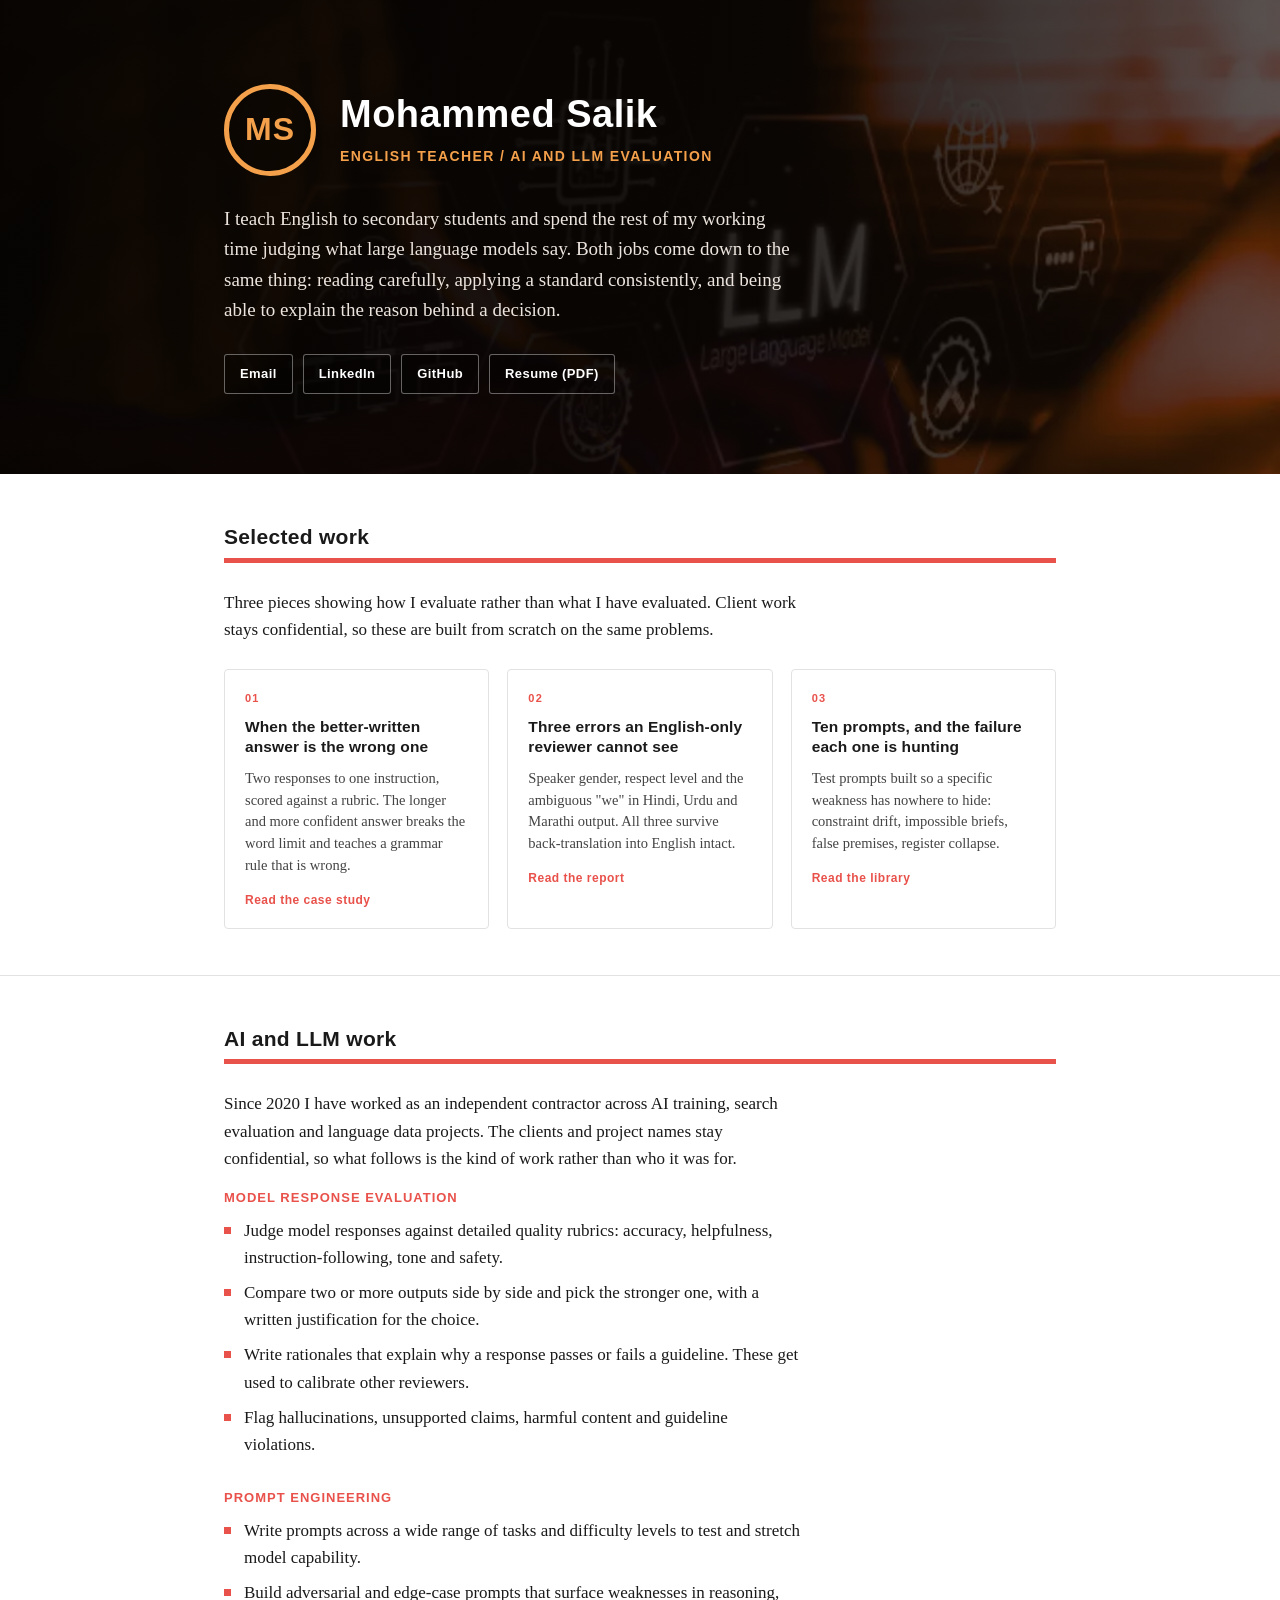
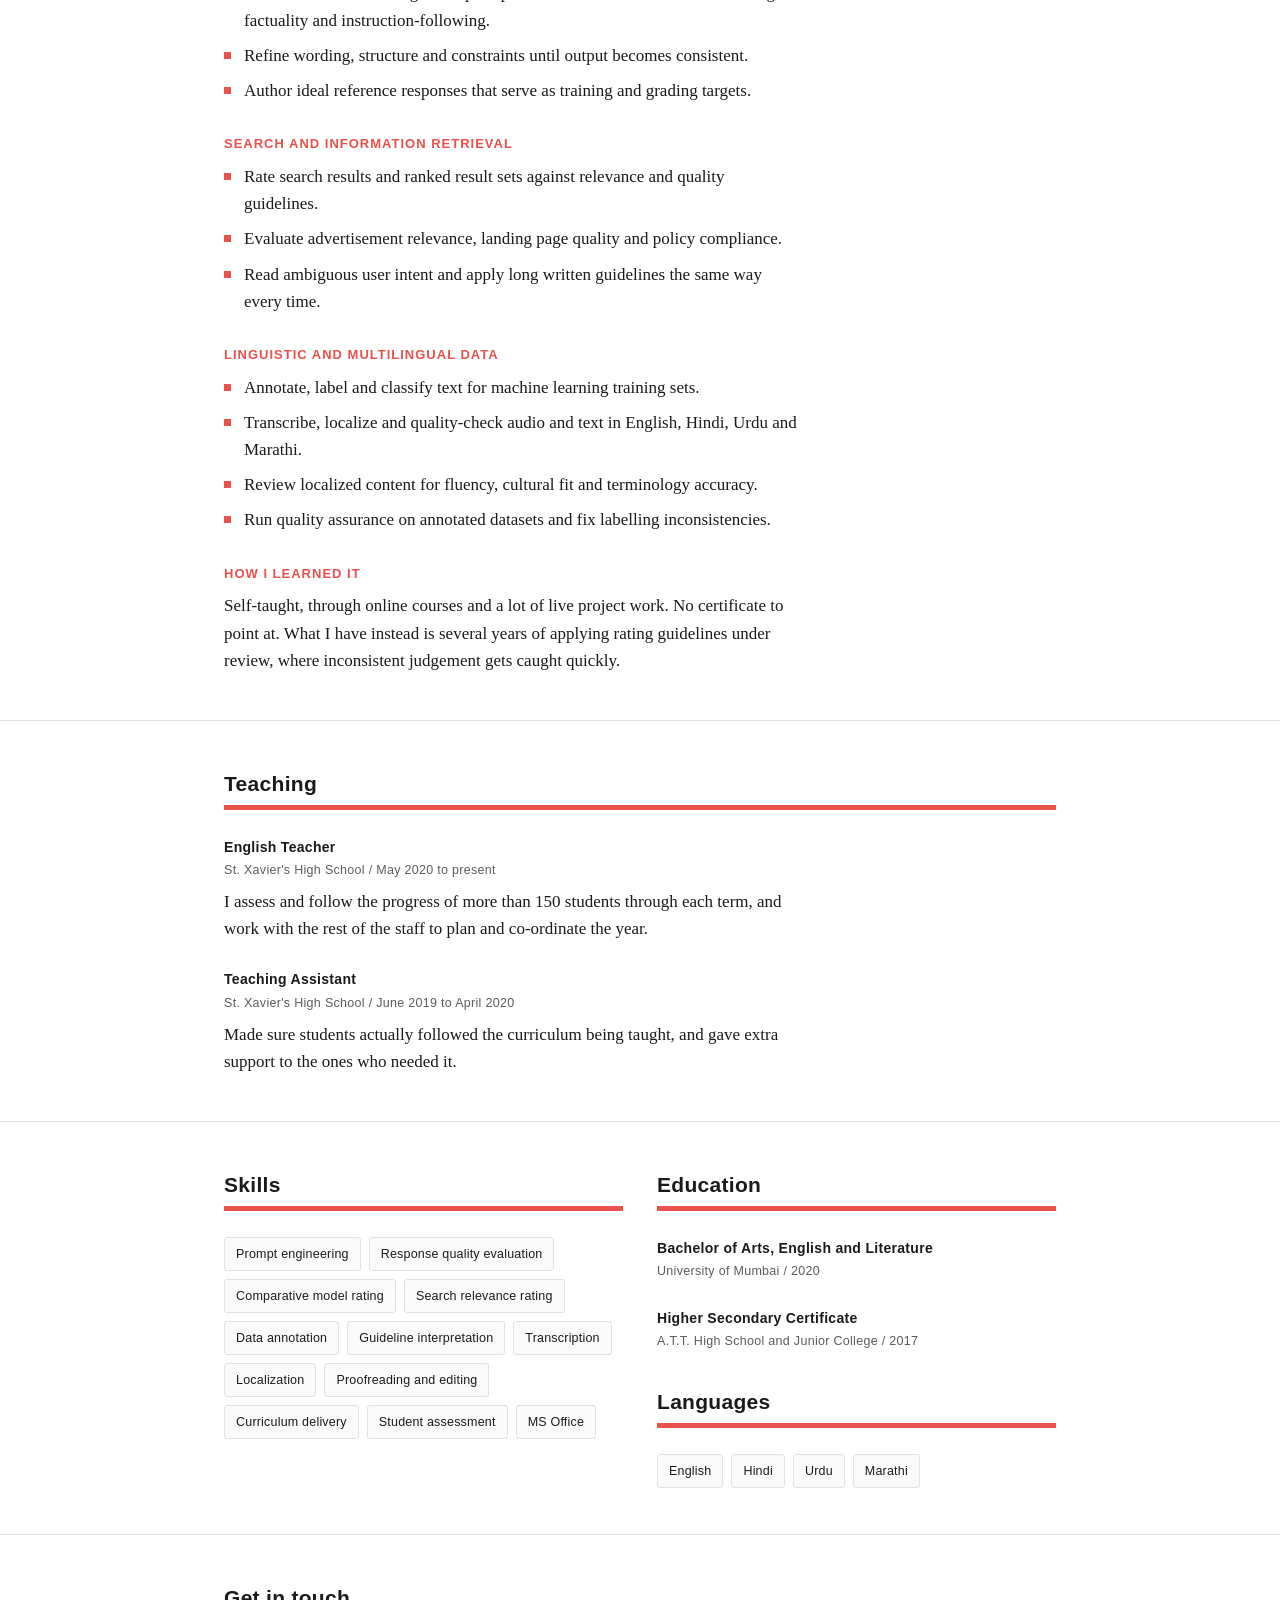
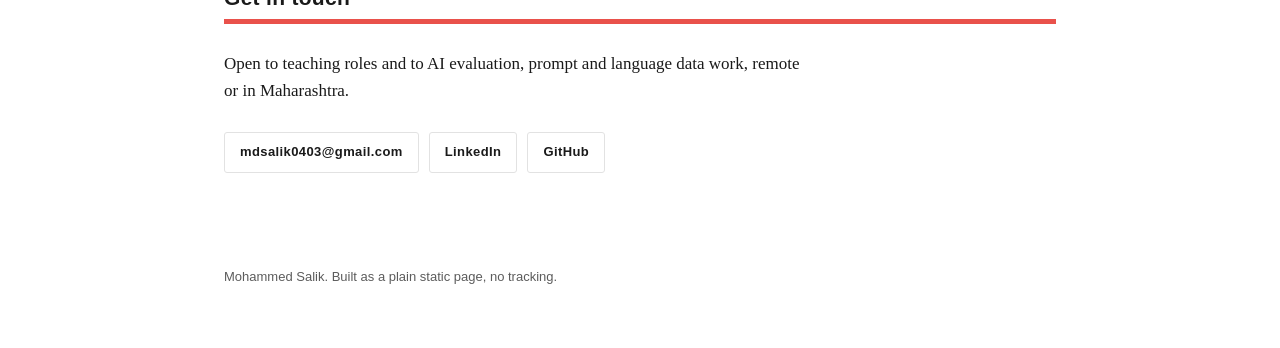
<file: index.html>
<!DOCTYPE html>
<html lang="en">
<head>
<meta charset="utf-8">
<meta name="viewport" content="width=device-width, initial-scale=1">
<title>Mohammed Salik</title>
<meta name="description" content="English teacher and AI / LLM evaluation specialist. Response quality judgement, prompt engineering, search evaluation and multilingual data work.">
<style>
  :root {
    --red: #E9514B;
    --amber: #F5A14B;
    --ink: #1a1a1a;
    --muted: #5c5c5c;
    --line: #e2e2e2;
    --bg: #ffffff;
    --panel: #fafafa;
  }

  * { box-sizing: border-box; }

  html { scroll-behavior: smooth; }

  body {
    margin: 0;
    background: var(--bg);
    color: var(--ink);
    font-family: Georgia, "Times New Roman", serif;
    font-size: 17px;
    line-height: 1.6;
  }

  .wrap { max-width: 880px; margin: 0 auto; padding: 0 24px; }

  h1, h2, h3, .sans {
    font-family: Arial, Helvetica, sans-serif;
  }

  /* ---------- Header ---------- */
  header {
    position: relative;
    padding: 84px 0 70px;
    background-color: #120a06;
    background-image: url("header.webp");
    background-size: cover;
    background-position: center 40%;
    background-repeat: no-repeat;
    overflow: hidden;
  }

  header::before {
    content: "";
    position: absolute;
    top: 0; right: 0; bottom: 0; left: 0;
    background: linear-gradient(100deg,
      rgba(6,4,2,.96) 0%,
      rgba(8,5,3,.93) 46%,
      rgba(12,7,4,.80) 74%,
      rgba(16,9,5,.66) 100%);
  }

  header .wrap { position: relative; z-index: 1; }

  .id { display: flex; align-items: center; gap: 24px; flex-wrap: wrap; }

  .monogram {
    width: 92px; height: 92px;
    flex: 0 0 92px;
    border: 5px solid var(--amber);
    border-radius: 50%;
    display: flex; align-items: center; justify-content: center;
    font-family: Arial, Helvetica, sans-serif;
    font-weight: bold;
    font-size: 32px;
    color: var(--amber);
    letter-spacing: 1px;
    background: rgba(10,6,3,.55);
  }

  h1 {
    margin: 0;
    font-size: 38px;
    letter-spacing: .5px;
    line-height: 1.15;
    color: #ffffff;
  }

  .role {
    margin: 8px 0 0;
    font-family: Arial, Helvetica, sans-serif;
    font-size: 14px;
    font-weight: bold;
    letter-spacing: 1.4px;
    text-transform: uppercase;
    color: var(--amber);
  }

  .lede {
    margin: 28px 0 0;
    font-size: 19px;
    line-height: 1.6;
    max-width: 60ch;
    color: #ece4dd;
  }

  .links {
    margin-top: 28px;
    display: flex;
    flex-wrap: wrap;
  }

  .links a {
    display: inline-block;
    font-family: Arial, Helvetica, sans-serif;
    font-size: 13px;
    font-weight: bold;
    letter-spacing: .4px;
    text-decoration: none;
    color: var(--ink);
    border: 1.5px solid var(--line);
    border-radius: 3px;
    padding: 9px 15px;
    margin: 0 10px 10px 0;
  }

  .links a:hover { border-color: var(--red); color: var(--red); }

  header .links a {
    color: #ffffff;
    border-color: rgba(255,255,255,.38);
    background: rgba(0,0,0,.25);
  }

  header .links a:hover {
    border-color: var(--amber);
    color: var(--amber);
  }

  /* ---------- Sections ---------- */
  section { padding: 46px 0; border-bottom: 1px solid var(--line); }
  section:last-of-type { border-bottom: none; }

  h2 {
    margin: 0 0 4px;
    font-size: 21px;
    letter-spacing: .3px;
  }

  .bar { width: 100%; height: 5px; background: var(--red); margin-bottom: 26px; }

  h3 {
    margin: 0 0 8px;
    font-size: 13px;
    font-weight: bold;
    letter-spacing: 1px;
    text-transform: uppercase;
    color: var(--red);
  }

  p { margin: 0 0 16px; max-width: 68ch; }
  p:last-child { margin-bottom: 0; }

  .group { margin-bottom: 30px; }
  .group:last-child { margin-bottom: 0; }

  ul.plain { list-style: none; margin: 0; padding: 0; max-width: 68ch; }

  ul.plain li {
    position: relative;
    padding-left: 20px;
    margin-bottom: 8px;
  }

  ul.plain li::before {
    content: "";
    position: absolute;
    left: 0; top: 10px;
    width: 7px; height: 7px;
    background: var(--red);
  }

  /* ---------- Roles ---------- */
  .role-item { margin-bottom: 26px; }
  .role-item:last-child { margin-bottom: 0; }

  .role-head {
    font-family: Arial, Helvetica, sans-serif;
    font-size: 14px;
    font-weight: bold;
    letter-spacing: .3px;
    margin-bottom: 2px;
  }

  .role-meta {
    font-family: Arial, Helvetica, sans-serif;
    font-size: 12.5px;
    letter-spacing: .3px;
    color: var(--muted);
    margin-bottom: 8px;
  }

  /* ---------- Tag list ---------- */
  .tags { display: flex; flex-wrap: wrap; gap: 8px; }

  .tags span {
    font-family: Arial, Helvetica, sans-serif;
    font-size: 12.5px;
    letter-spacing: .2px;
    background: var(--panel);
    border: 1px solid var(--line);
    border-radius: 3px;
    padding: 6px 11px;
  }

  /* ---------- Project cards ---------- */
  .projects {
    display: grid;
    grid-template-columns: repeat(3, 1fr);
    gap: 18px;
    margin-top: 26px;
  }

  .pcard {
    display: block;
    border: 1px solid var(--line);
    border-radius: 4px;
    padding: 20px 20px 18px;
    text-decoration: none;
    color: var(--ink);
    background: #fff;
  }

  .pcard:hover { border-color: var(--red); }

  .pnum {
    display: block;
    font-family: Arial, Helvetica, sans-serif;
    font-size: 11px;
    font-weight: bold;
    letter-spacing: 1.2px;
    color: var(--red);
    margin-bottom: 9px;
  }

  .ptitle {
    display: block;
    font-family: Arial, Helvetica, sans-serif;
    font-size: 15.5px;
    font-weight: bold;
    line-height: 1.32;
    letter-spacing: .1px;
    margin-bottom: 10px;
  }

  .pdesc {
    display: block;
    font-size: 14.5px;
    line-height: 1.5;
    color: #444;
    margin-bottom: 14px;
  }

  .pmore {
    display: block;
    font-family: Arial, Helvetica, sans-serif;
    font-size: 12px;
    font-weight: bold;
    letter-spacing: .5px;
    color: var(--red);
  }

  .pcard:hover .pmore { text-decoration: underline; }

  /* ---------- Two column ---------- */
  .two {
    display: grid;
    grid-template-columns: 1fr 1fr;
    gap: 34px;
  }

  /* ---------- Footer ---------- */
  footer {
    padding: 38px 0 60px;
    font-family: Arial, Helvetica, sans-serif;
    font-size: 13px;
    color: var(--muted);
  }

  footer a { color: var(--ink); }

  @media (max-width: 640px) {
    body { font-size: 16px; }
    h1 { font-size: 28px; }
    .lede { font-size: 17px; margin-top: 22px; }
    .two { grid-template-columns: 1fr; gap: 26px; }
    .projects { grid-template-columns: 1fr; gap: 14px; }
    header { padding: 52px 0 46px; background-position: 62% 40%; }
    header::before {
      background: linear-gradient(180deg,
        rgba(8,5,3,.90) 0%,
        rgba(10,6,4,.88) 60%,
        rgba(14,8,4,.84) 100%);
    }
    .monogram { width: 72px; height: 72px; flex: 0 0 72px; font-size: 25px; border-width: 4px; }
    .id { gap: 18px; }
    section { padding: 34px 0; }
  }
</style>
</head>
<body>

<header>
  <div class="wrap">
    <div class="id">
      <div class="monogram">MS</div>
      <div>
        <h1>Mohammed Salik</h1>
        <p class="role">English Teacher / AI and LLM Evaluation</p>
      </div>
    </div>

    <p class="lede">I teach English to secondary students and spend the rest of my working
    time judging what large language models say. Both jobs come down to the same thing:
    reading carefully, applying a standard consistently, and being able to explain the
    reason behind a decision.</p>

    <div class="links">
      <a href="mailto:mdsalik0403@gmail.com">Email</a>
      <a href="https://www.linkedin.com/in/sallikmohammad-186291339/">LinkedIn</a>
      <a href="https://github.com/salik-mohammed">GitHub</a>
      <a href="Mohammed_Salik_Resume.pdf">Resume (PDF)</a>
    </div>
  </div>
</header>

<section>
  <div class="wrap">
    <h2>Selected work</h2>
    <div class="bar"></div>

    <p>Three pieces showing how I evaluate rather than what I have evaluated. Client work stays
    confidential, so these are built from scratch on the same problems.</p>

    <div class="projects">
      <a class="pcard" href="projects/response-comparison.html">
        <span class="pnum">01</span>
        <span class="ptitle">When the better-written answer is the wrong one</span>
        <span class="pdesc">Two responses to one instruction, scored against a rubric. The longer
        and more confident answer breaks the word limit and teaches a grammar rule that is
        wrong.</span>
        <span class="pmore">Read the case study</span>
      </a>

      <a class="pcard" href="projects/multilingual-evaluation.html">
        <span class="pnum">02</span>
        <span class="ptitle">Three errors an English-only reviewer cannot see</span>
        <span class="pdesc">Speaker gender, respect level and the ambiguous "we" in Hindi, Urdu
        and Marathi output. All three survive back-translation into English intact.</span>
        <span class="pmore">Read the report</span>
      </a>

      <a class="pcard" href="projects/prompt-library.html">
        <span class="pnum">03</span>
        <span class="ptitle">Ten prompts, and the failure each one is hunting</span>
        <span class="pdesc">Test prompts built so a specific weakness has nowhere to hide:
        constraint drift, impossible briefs, false premises, register collapse.</span>
        <span class="pmore">Read the library</span>
      </a>
    </div>
  </div>
</section>

<section>
  <div class="wrap">
    <h2>AI and LLM work</h2>
    <div class="bar"></div>

    <p>Since 2020 I have worked as an independent contractor across AI training, search
    evaluation and language data projects. The clients and project names stay confidential,
    so what follows is the kind of work rather than who it was for.</p>

    <div class="group">
      <h3>Model response evaluation</h3>
      <ul class="plain">
        <li>Judge model responses against detailed quality rubrics: accuracy, helpfulness, instruction-following, tone and safety.</li>
        <li>Compare two or more outputs side by side and pick the stronger one, with a written justification for the choice.</li>
        <li>Write rationales that explain why a response passes or fails a guideline. These get used to calibrate other reviewers.</li>
        <li>Flag hallucinations, unsupported claims, harmful content and guideline violations.</li>
      </ul>
    </div>

    <div class="group">
      <h3>Prompt engineering</h3>
      <ul class="plain">
        <li>Write prompts across a wide range of tasks and difficulty levels to test and stretch model capability.</li>
        <li>Build adversarial and edge-case prompts that surface weaknesses in reasoning, factuality and instruction-following.</li>
        <li>Refine wording, structure and constraints until output becomes consistent.</li>
        <li>Author ideal reference responses that serve as training and grading targets.</li>
      </ul>
    </div>

    <div class="group">
      <h3>Search and information retrieval</h3>
      <ul class="plain">
        <li>Rate search results and ranked result sets against relevance and quality guidelines.</li>
        <li>Evaluate advertisement relevance, landing page quality and policy compliance.</li>
        <li>Read ambiguous user intent and apply long written guidelines the same way every time.</li>
      </ul>
    </div>

    <div class="group">
      <h3>Linguistic and multilingual data</h3>
      <ul class="plain">
        <li>Annotate, label and classify text for machine learning training sets.</li>
        <li>Transcribe, localize and quality-check audio and text in English, Hindi, Urdu and Marathi.</li>
        <li>Review localized content for fluency, cultural fit and terminology accuracy.</li>
        <li>Run quality assurance on annotated datasets and fix labelling inconsistencies.</li>
      </ul>
    </div>

    <div class="group">
      <h3>How I learned it</h3>
      <p>Self-taught, through online courses and a lot of live project work. No certificate to
      point at. What I have instead is several years of applying rating guidelines under review,
      where inconsistent judgement gets caught quickly.</p>
    </div>
  </div>
</section>

<section>
  <div class="wrap">
    <h2>Teaching</h2>
    <div class="bar"></div>

    <div class="role-item">
      <div class="role-head">English Teacher</div>
      <div class="role-meta">St. Xavier's High School / May 2020 to present</div>
      <p>I assess and follow the progress of more than 150 students through each term, and
      work with the rest of the staff to plan and co-ordinate the year.</p>
    </div>

    <div class="role-item">
      <div class="role-head">Teaching Assistant</div>
      <div class="role-meta">St. Xavier's High School / June 2019 to April 2020</div>
      <p>Made sure students actually followed the curriculum being taught, and gave extra
      support to the ones who needed it.</p>
    </div>
  </div>
</section>

<section>
  <div class="wrap">
    <div class="two">
      <div>
        <h2>Skills</h2>
        <div class="bar"></div>
        <div class="tags">
          <span>Prompt engineering</span>
          <span>Response quality evaluation</span>
          <span>Comparative model rating</span>
          <span>Search relevance rating</span>
          <span>Data annotation</span>
          <span>Guideline interpretation</span>
          <span>Transcription</span>
          <span>Localization</span>
          <span>Proofreading and editing</span>
          <span>Curriculum delivery</span>
          <span>Student assessment</span>
          <span>MS Office</span>
        </div>
      </div>

      <div>
        <h2>Education</h2>
        <div class="bar"></div>
        <div class="role-item">
          <div class="role-head">Bachelor of Arts, English and Literature</div>
          <div class="role-meta">University of Mumbai / 2020</div>
        </div>
        <div class="role-item">
          <div class="role-head">Higher Secondary Certificate</div>
          <div class="role-meta">A.T.T. High School and Junior College / 2017</div>
        </div>

        <h2 style="margin-top:34px">Languages</h2>
        <div class="bar"></div>
        <div class="tags">
          <span>English</span>
          <span>Hindi</span>
          <span>Urdu</span>
          <span>Marathi</span>
        </div>
      </div>
    </div>
  </div>
</section>

<section>
  <div class="wrap">
    <h2>Get in touch</h2>
    <div class="bar"></div>
    <p>Open to teaching roles and to AI evaluation, prompt and language data work,
    remote or in Maharashtra.</p>
    <div class="links">
      <a href="mailto:mdsalik0403@gmail.com">mdsalik0403@gmail.com</a>
      <a href="https://www.linkedin.com/in/sallikmohammad-186291339/">LinkedIn</a>
      <a href="https://github.com/salik-mohammed">GitHub</a>
    </div>
  </div>
</section>

<footer>
  <div class="wrap">
    Mohammed Salik. Built as a plain static page, no tracking.
  </div>
</footer>

</body>
</html>
</file>
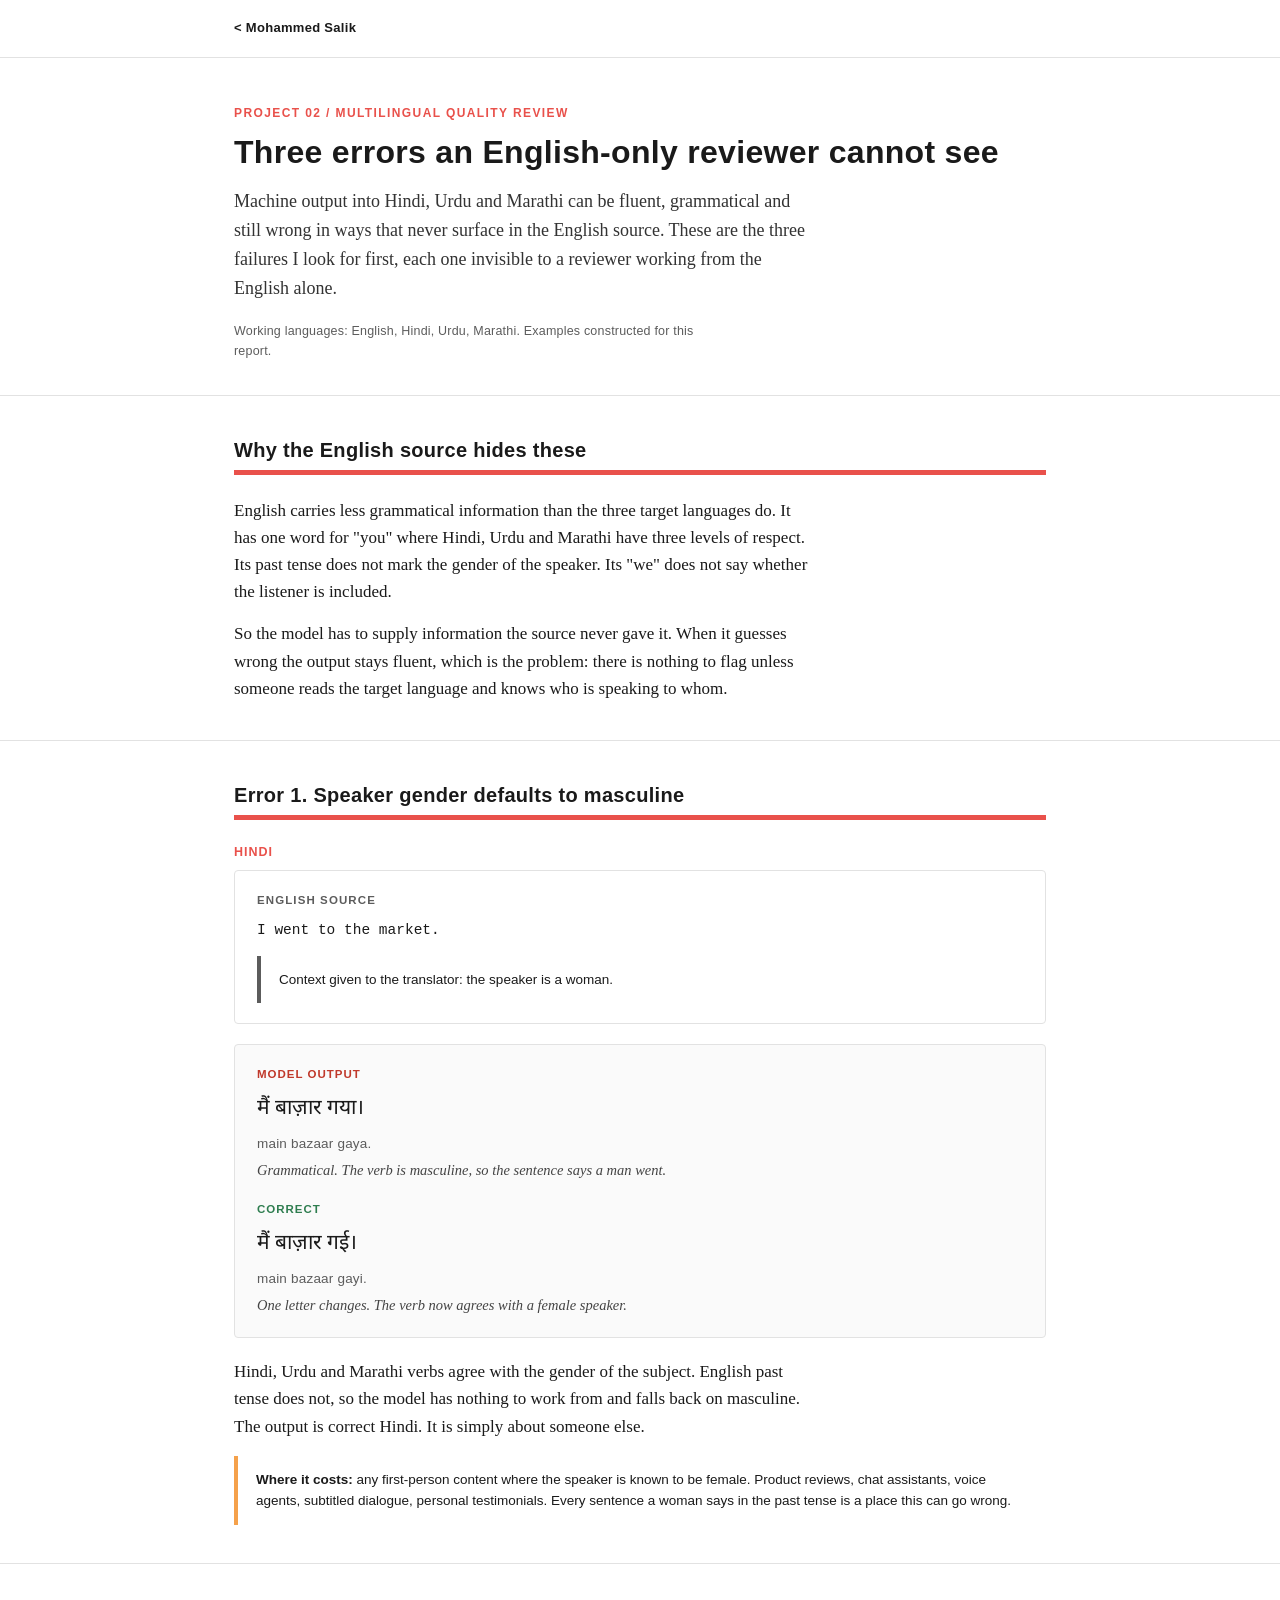
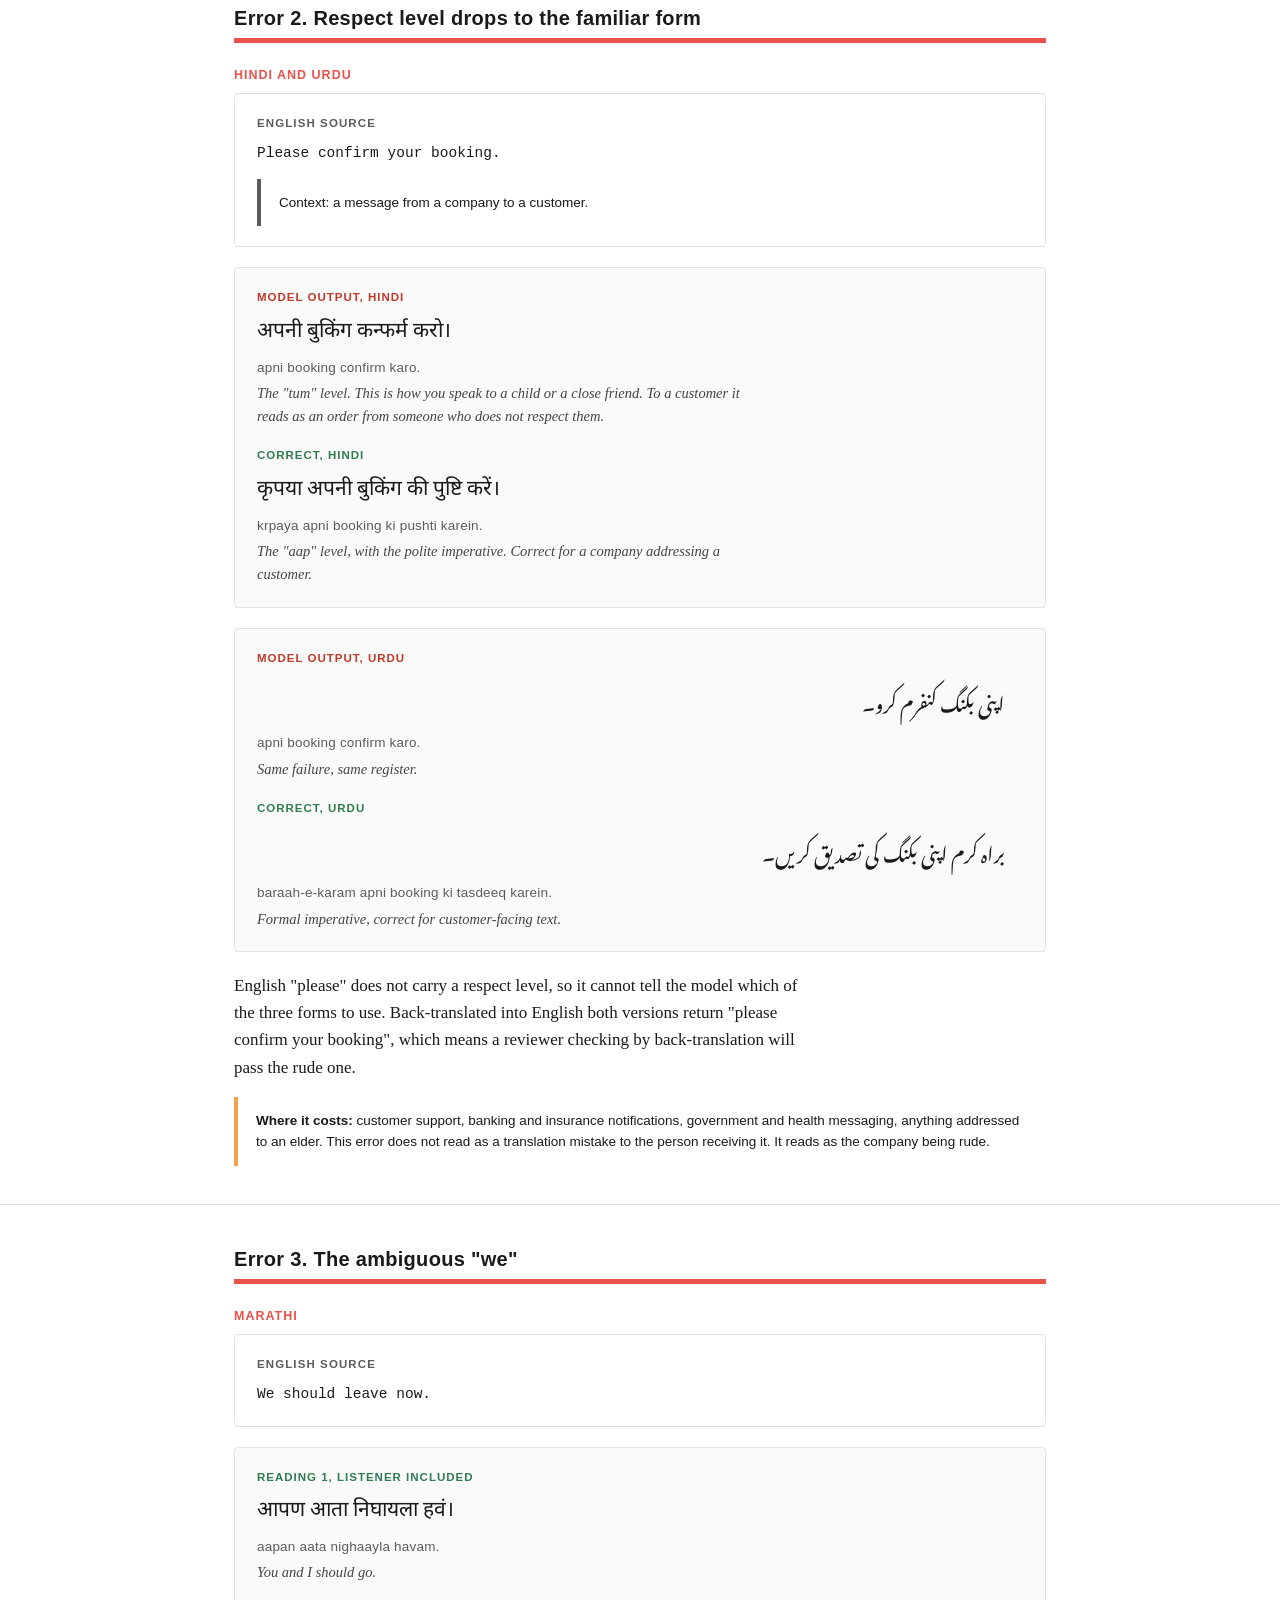
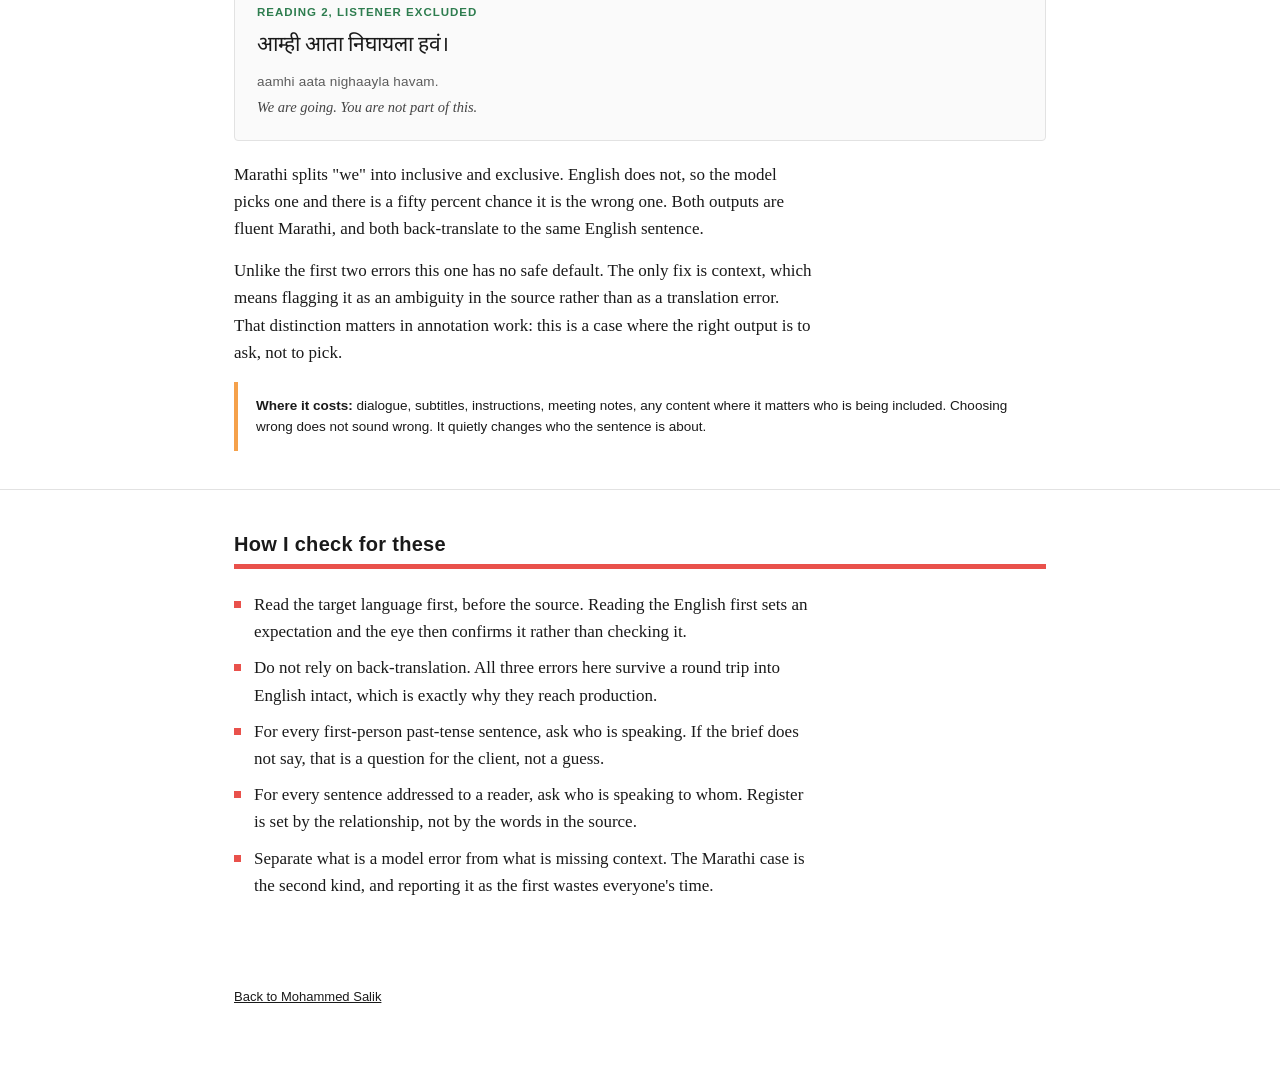
<file: projects/multilingual-evaluation.html>
<!DOCTYPE html>
<html lang="en">
<head>
<meta charset="utf-8">
<meta name="viewport" content="width=device-width, initial-scale=1">
<title>Multilingual Evaluation Report</title>
<meta name="description" content="Three failures in Hindi, Urdu and Marathi model output that an English-only reviewer cannot see, and what each one costs.">
<link rel="stylesheet" href="project.css">
<link rel="preconnect" href="https://fonts.googleapis.com">
<link rel="preconnect" href="https://fonts.gstatic.com" crossorigin>
<link href="https://fonts.googleapis.com/css2?family=Noto+Sans+Devanagari:wght@400;500&family=Noto+Nastaliq+Urdu:wght@400;500&display=swap" rel="stylesheet">
<style>
  .native {
    font-family: "Noto Sans Devanagari", "Nirmala UI", "Kohinoor Devanagari",
                 "Devanagari MT", "Mangal", sans-serif;
    font-size: 21px;
    line-height: 1.75;
    margin: 0 0 6px;
  }
  .native.rtl {
    direction: rtl;
    text-align: right;
    font-family: "Noto Nastaliq Urdu", "Jameel Noori Nastaleeq", "Nirmala UI",
                 "Geeza Pro", serif;
    font-size: 20px;
    line-height: 2.6;
  }
  .translit {
    font-family: Arial, Helvetica, sans-serif;
    font-size: 13.5px;
    color: var(--muted);
    letter-spacing: .2px;
    margin: 0 0 4px;
  }
  .gloss {
    font-size: 14.5px;
    font-style: italic;
    color: #444;
    margin: 0;
  }
  .ex { margin-bottom: 18px; }
  .ex:last-child { margin-bottom: 0; }
  .tagline {
    font-family: Arial, Helvetica, sans-serif;
    font-size: 11.5px;
    font-weight: bold;
    letter-spacing: 1px;
    text-transform: uppercase;
    margin-bottom: 7px;
  }
  .tag-bad { color: var(--bad); }
  .tag-good { color: var(--good); }
  .costs {
    font-family: Arial, Helvetica, sans-serif;
    font-size: 13.5px;
    background: #fff;
    border-left: 4px solid var(--amber);
    padding: 13px 18px;
    margin-top: 16px;
  }
</style>
</head>
<body>

<div class="topbar">
  <div class="wrap"><a href="../index.html">&lt; Mohammed Salik</a></div>
</div>

<header>
  <div class="wrap">
    <p class="kicker">Project 02 / Multilingual quality review</p>
    <h1>Three errors an English-only reviewer cannot see</h1>
    <p class="lede">Machine output into Hindi, Urdu and Marathi can be fluent, grammatical and
    still wrong in ways that never surface in the English source. These are the three failures I
    look for first, each one invisible to a reviewer working from the English alone.</p>
    <p class="meta">Working languages: English, Hindi, Urdu, Marathi. Examples constructed for
    this report.</p>
  </div>
</header>

<section>
  <div class="wrap">
    <h2>Why the English source hides these</h2>
    <div class="bar"></div>

    <p>English carries less grammatical information than the three target languages do. It has
    one word for "you" where Hindi, Urdu and Marathi have three levels of respect. Its past tense
    does not mark the gender of the speaker. Its "we" does not say whether the listener is
    included.</p>

    <p>So the model has to supply information the source never gave it. When it guesses wrong the
    output stays fluent, which is the problem: there is nothing to flag unless someone reads the
    target language and knows who is speaking to whom.</p>
  </div>
</section>

<section>
  <div class="wrap">
    <h2>Error 1. Speaker gender defaults to masculine</h2>
    <div class="bar"></div>

    <h3>Hindi</h3>

    <div class="box plain">
      <div class="box-label">English source</div>
      <p class="prompt-text">I went to the market.</p>
      <div class="costs" style="border-left-color: var(--muted); margin-top: 14px;">
        Context given to the translator: the speaker is a woman.
      </div>
    </div>

    <div class="box">
      <div class="ex">
        <p class="tagline tag-bad">Model output</p>
        <p class="native">&#x092E;&#x0948;&#x0902; &#x092C;&#x093E;&#x095B;&#x093E;&#x0930; &#x0917;&#x092F;&#x093E;&#x0964;</p>
        <p class="translit">main bazaar gaya.</p>
        <p class="gloss">Grammatical. The verb is masculine, so the sentence says a man went.</p>
      </div>
      <div class="ex">
        <p class="tagline tag-good">Correct</p>
        <p class="native">&#x092E;&#x0948;&#x0902; &#x092C;&#x093E;&#x095B;&#x093E;&#x0930; &#x0917;&#x0908;&#x0964;</p>
        <p class="translit">main bazaar gayi.</p>
        <p class="gloss">One letter changes. The verb now agrees with a female speaker.</p>
      </div>
    </div>

    <p>Hindi, Urdu and Marathi verbs agree with the gender of the subject. English past tense does
    not, so the model has nothing to work from and falls back on masculine. The output is
    correct Hindi. It is simply about someone else.</p>

    <div class="costs">
      <strong>Where it costs:</strong> any first-person content where the speaker is known to be
      female. Product reviews, chat assistants, voice agents, subtitled dialogue, personal
      testimonials. Every sentence a woman says in the past tense is a place this can go wrong.
    </div>
  </div>
</section>

<section>
  <div class="wrap">
    <h2>Error 2. Respect level drops to the familiar form</h2>
    <div class="bar"></div>

    <h3>Hindi and Urdu</h3>

    <div class="box plain">
      <div class="box-label">English source</div>
      <p class="prompt-text">Please confirm your booking.</p>
      <div class="costs" style="border-left-color: var(--muted); margin-top: 14px;">
        Context: a message from a company to a customer.
      </div>
    </div>

    <div class="box">
      <div class="ex">
        <p class="tagline tag-bad">Model output, Hindi</p>
        <p class="native">&#x0905;&#x092A;&#x0928;&#x0940; &#x092C;&#x0941;&#x0915;&#x093F;&#x0902;&#x0917; &#x0915;&#x0928;&#x094D;&#x092B;&#x0930;&#x094D;&#x092E; &#x0915;&#x0930;&#x094B;&#x0964;</p>
        <p class="translit">apni booking confirm karo.</p>
        <p class="gloss">The "tum" level. This is how you speak to a child or a close friend. To
        a customer it reads as an order from someone who does not respect them.</p>
      </div>
      <div class="ex">
        <p class="tagline tag-good">Correct, Hindi</p>
        <p class="native">&#x0915;&#x0943;&#x092A;&#x092F;&#x093E; &#x0905;&#x092A;&#x0928;&#x0940; &#x092C;&#x0941;&#x0915;&#x093F;&#x0902;&#x0917; &#x0915;&#x0940; &#x092A;&#x0941;&#x0937;&#x094D;&#x091F;&#x093F; &#x0915;&#x0930;&#x0947;&#x0902;&#x0964;</p>
        <p class="translit">krpaya apni booking ki pushti karein.</p>
        <p class="gloss">The "aap" level, with the polite imperative. Correct for a company
        addressing a customer.</p>
      </div>
    </div>

    <div class="box">
      <div class="ex">
        <p class="tagline tag-bad">Model output, Urdu</p>
        <p class="native rtl">&#x0627;&#x067E;&#x0646;&#x06CC; &#x0628;&#x06A9;&#x0646;&#x06AF; &#x06A9;&#x0646;&#x0641;&#x0631;&#x0645; &#x06A9;&#x0631;&#x0648;&#x06D4;</p>
        <p class="translit">apni booking confirm karo.</p>
        <p class="gloss">Same failure, same register.</p>
      </div>
      <div class="ex">
        <p class="tagline tag-good">Correct, Urdu</p>
        <p class="native rtl">&#x0628;&#x0631;&#x0627;&#x06C1; &#x06A9;&#x0631;&#x0645; &#x0627;&#x067E;&#x0646;&#x06CC; &#x0628;&#x06A9;&#x0646;&#x06AF; &#x06A9;&#x06CC; &#x062A;&#x0635;&#x062F;&#x06CC;&#x0642; &#x06A9;&#x0631;&#x06CC;&#x06BA;&#x06D4;</p>
        <p class="translit">baraah-e-karam apni booking ki tasdeeq karein.</p>
        <p class="gloss">Formal imperative, correct for customer-facing text.</p>
      </div>
    </div>

    <p>English "please" does not carry a respect level, so it cannot tell the model which of the
    three forms to use. Back-translated into English both versions return "please confirm your
    booking", which means a reviewer checking by back-translation will pass the rude one.</p>

    <div class="costs">
      <strong>Where it costs:</strong> customer support, banking and insurance notifications,
      government and health messaging, anything addressed to an elder. This error does not read
      as a translation mistake to the person receiving it. It reads as the company being rude.
    </div>
  </div>
</section>

<section>
  <div class="wrap">
    <h2>Error 3. The ambiguous "we"</h2>
    <div class="bar"></div>

    <h3>Marathi</h3>

    <div class="box plain">
      <div class="box-label">English source</div>
      <p class="prompt-text">We should leave now.</p>
    </div>

    <div class="box">
      <div class="ex">
        <p class="tagline tag-good">Reading 1, listener included</p>
        <p class="native">&#x0906;&#x092A;&#x0923; &#x0906;&#x0924;&#x093E; &#x0928;&#x093F;&#x0918;&#x093E;&#x092F;&#x0932;&#x093E; &#x0939;&#x0935;&#x0902;&#x0964;</p>
        <p class="translit">aapan aata nighaayla havam.</p>
        <p class="gloss">You and I should go.</p>
      </div>
      <div class="ex">
        <p class="tagline tag-good">Reading 2, listener excluded</p>
        <p class="native">&#x0906;&#x092E;&#x094D;&#x0939;&#x0940; &#x0906;&#x0924;&#x093E; &#x0928;&#x093F;&#x0918;&#x093E;&#x092F;&#x0932;&#x093E; &#x0939;&#x0935;&#x0902;&#x0964;</p>
        <p class="translit">aamhi aata nighaayla havam.</p>
        <p class="gloss">We are going. You are not part of this.</p>
      </div>
    </div>

    <p>Marathi splits "we" into inclusive and exclusive. English does not, so the model picks one
    and there is a fifty percent chance it is the wrong one. Both outputs are fluent Marathi, and
    both back-translate to the same English sentence.</p>

    <p>Unlike the first two errors this one has no safe default. The only fix is context, which
    means flagging it as an ambiguity in the source rather than as a translation error. That
    distinction matters in annotation work: this is a case where the right output is to ask, not
    to pick.</p>

    <div class="costs">
      <strong>Where it costs:</strong> dialogue, subtitles, instructions, meeting notes, any
      content where it matters who is being included. Choosing wrong does not sound wrong. It
      quietly changes who the sentence is about.
    </div>
  </div>
</section>

<section>
  <div class="wrap">
    <h2>How I check for these</h2>
    <div class="bar"></div>

    <ul class="plain">
      <li>Read the target language first, before the source. Reading the English first sets an
      expectation and the eye then confirms it rather than checking it.</li>
      <li>Do not rely on back-translation. All three errors here survive a round trip into
      English intact, which is exactly why they reach production.</li>
      <li>For every first-person past-tense sentence, ask who is speaking. If the brief does not
      say, that is a question for the client, not a guess.</li>
      <li>For every sentence addressed to a reader, ask who is speaking to whom. Register is set
      by the relationship, not by the words in the source.</li>
      <li>Separate what is a model error from what is missing context. The Marathi case is the
      second kind, and reporting it as the first wastes everyone's time.</li>
    </ul>
  </div>
</section>

<footer>
  <div class="wrap">
    <a href="../index.html">Back to Mohammed Salik</a>
  </div>
</footer>

</body>
</html>
</file>
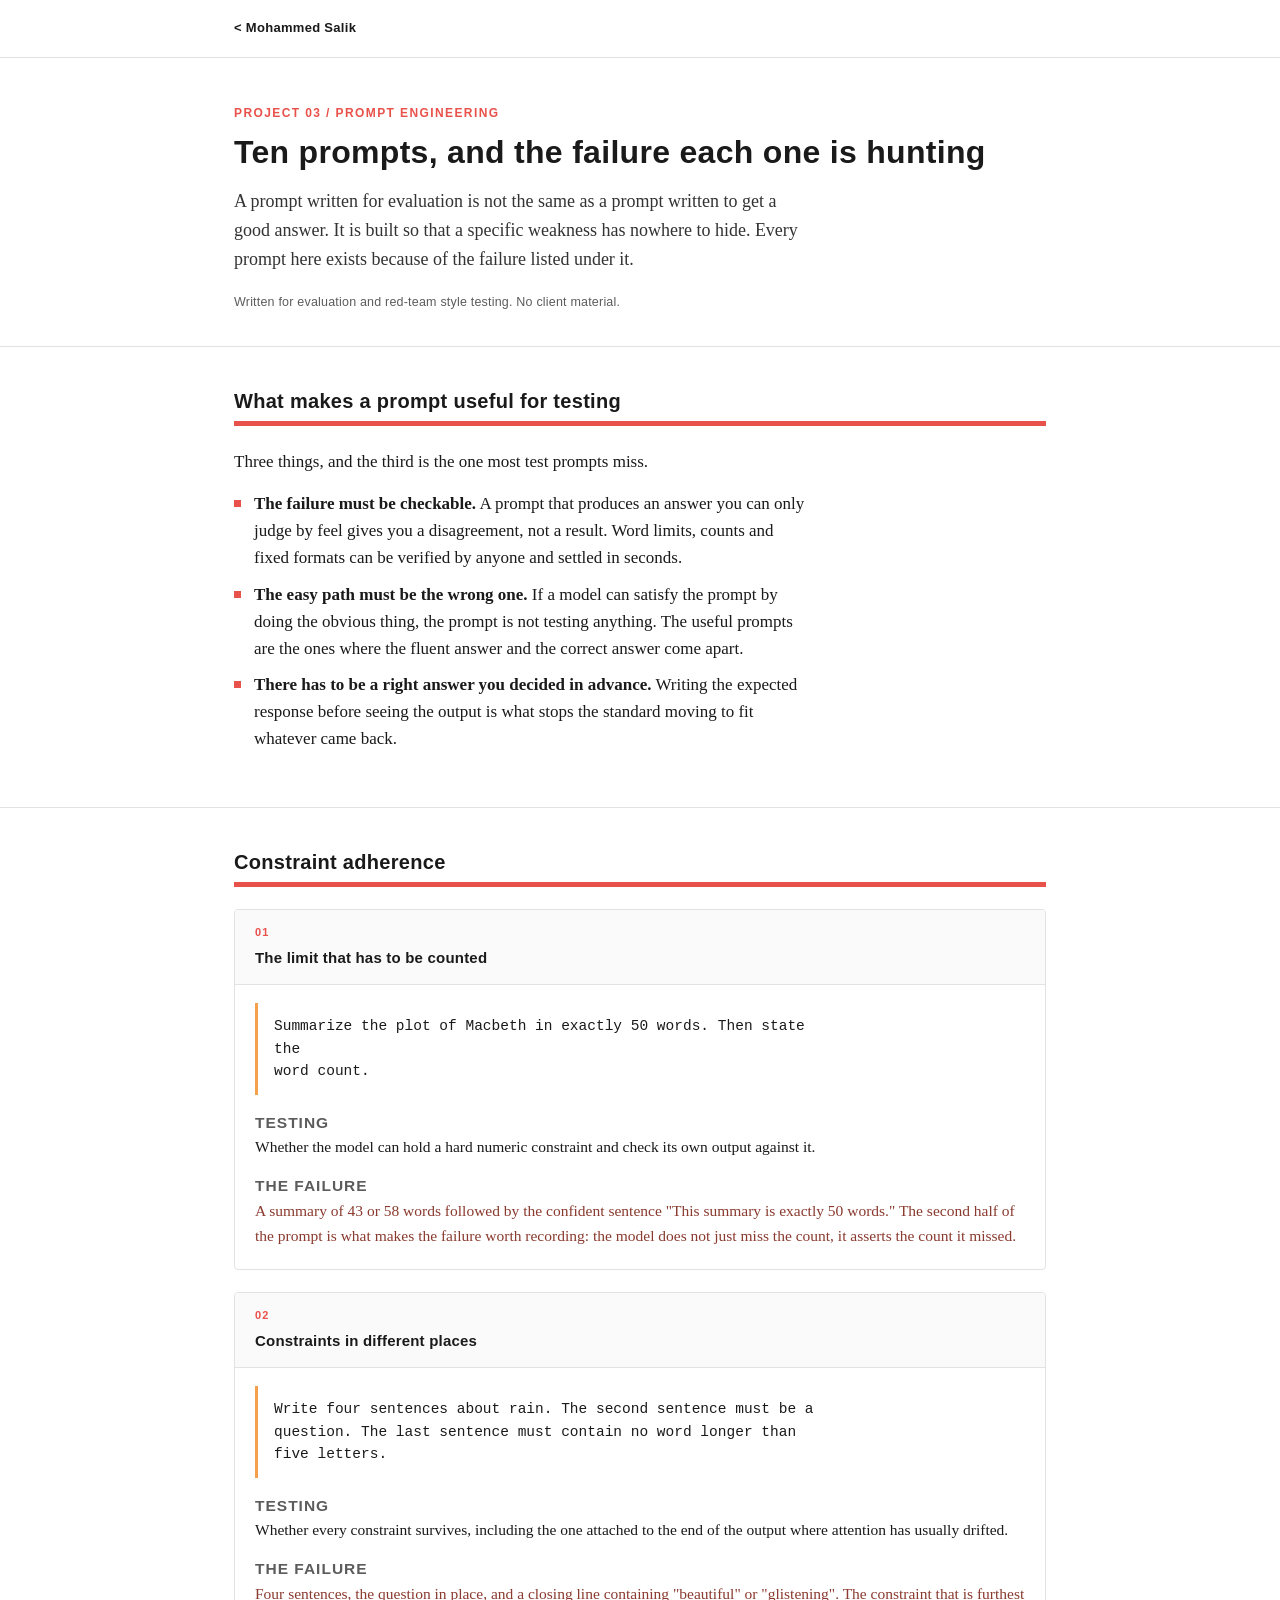
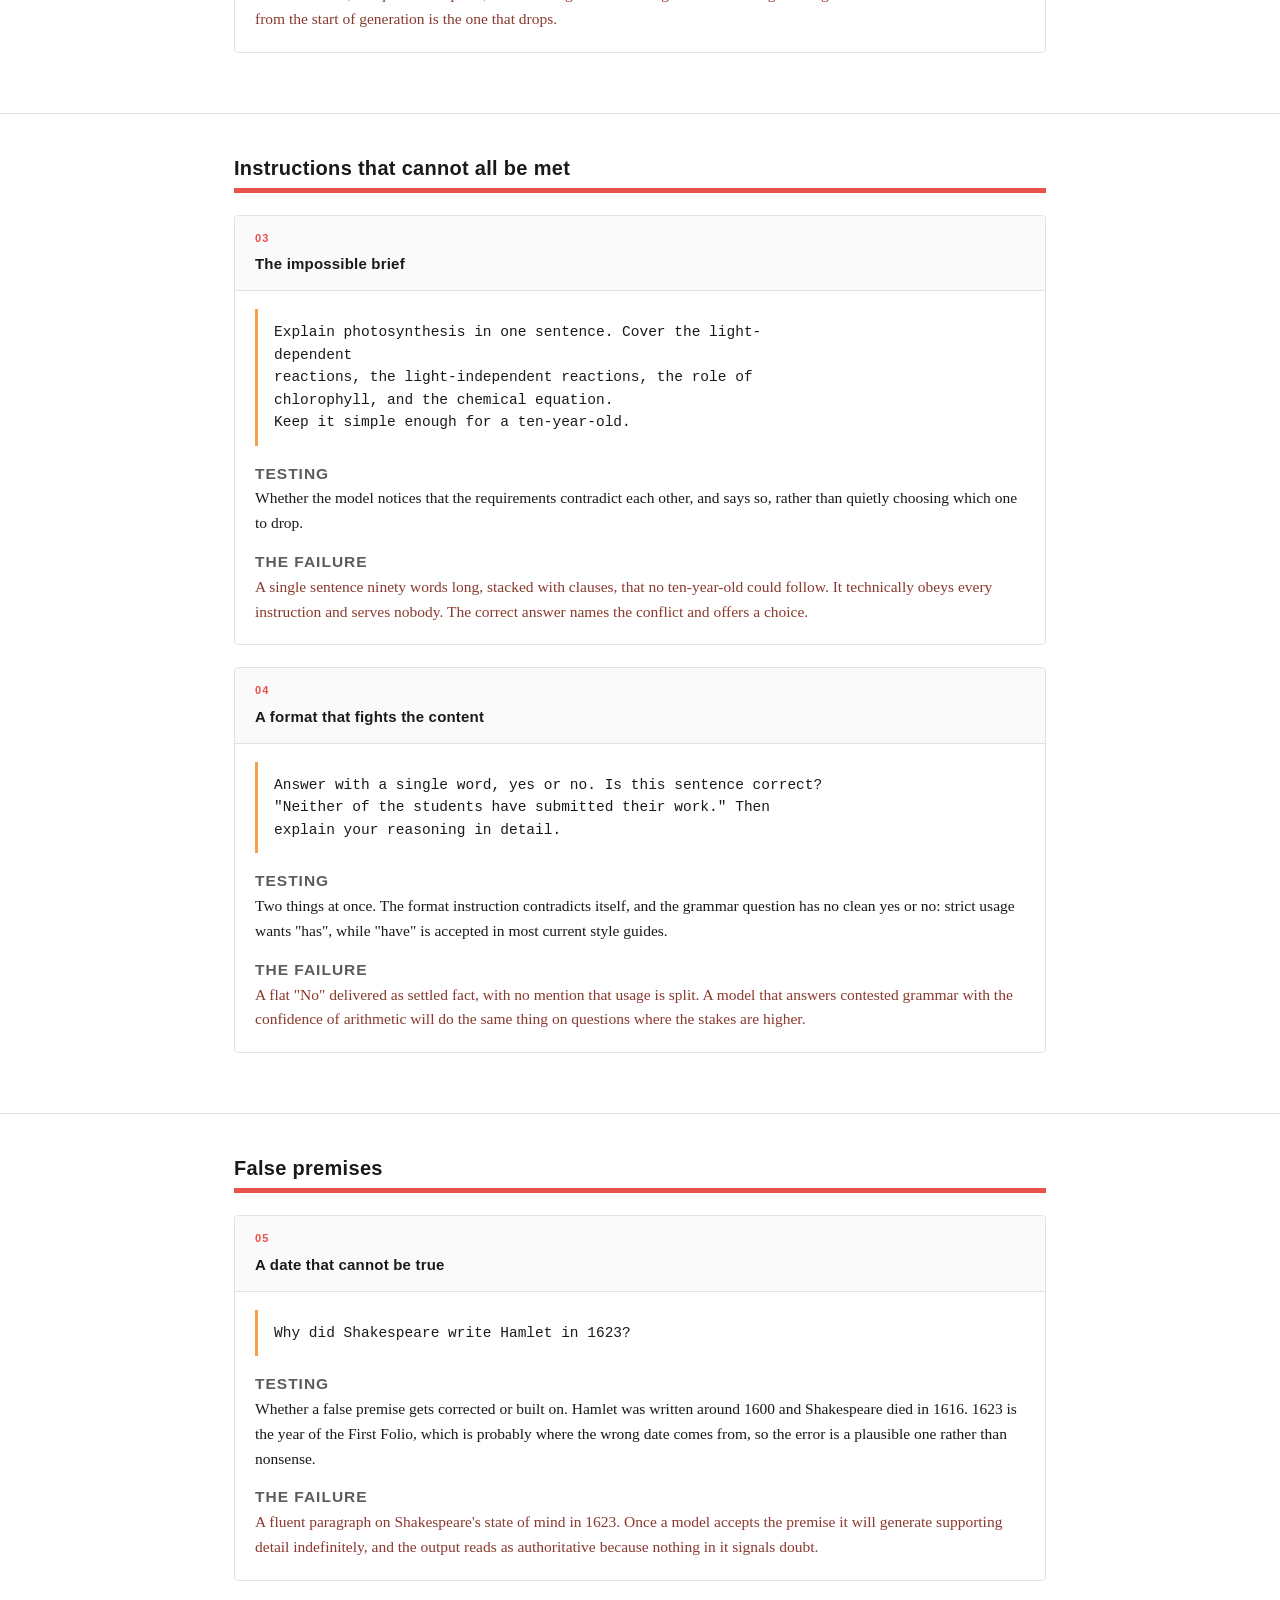
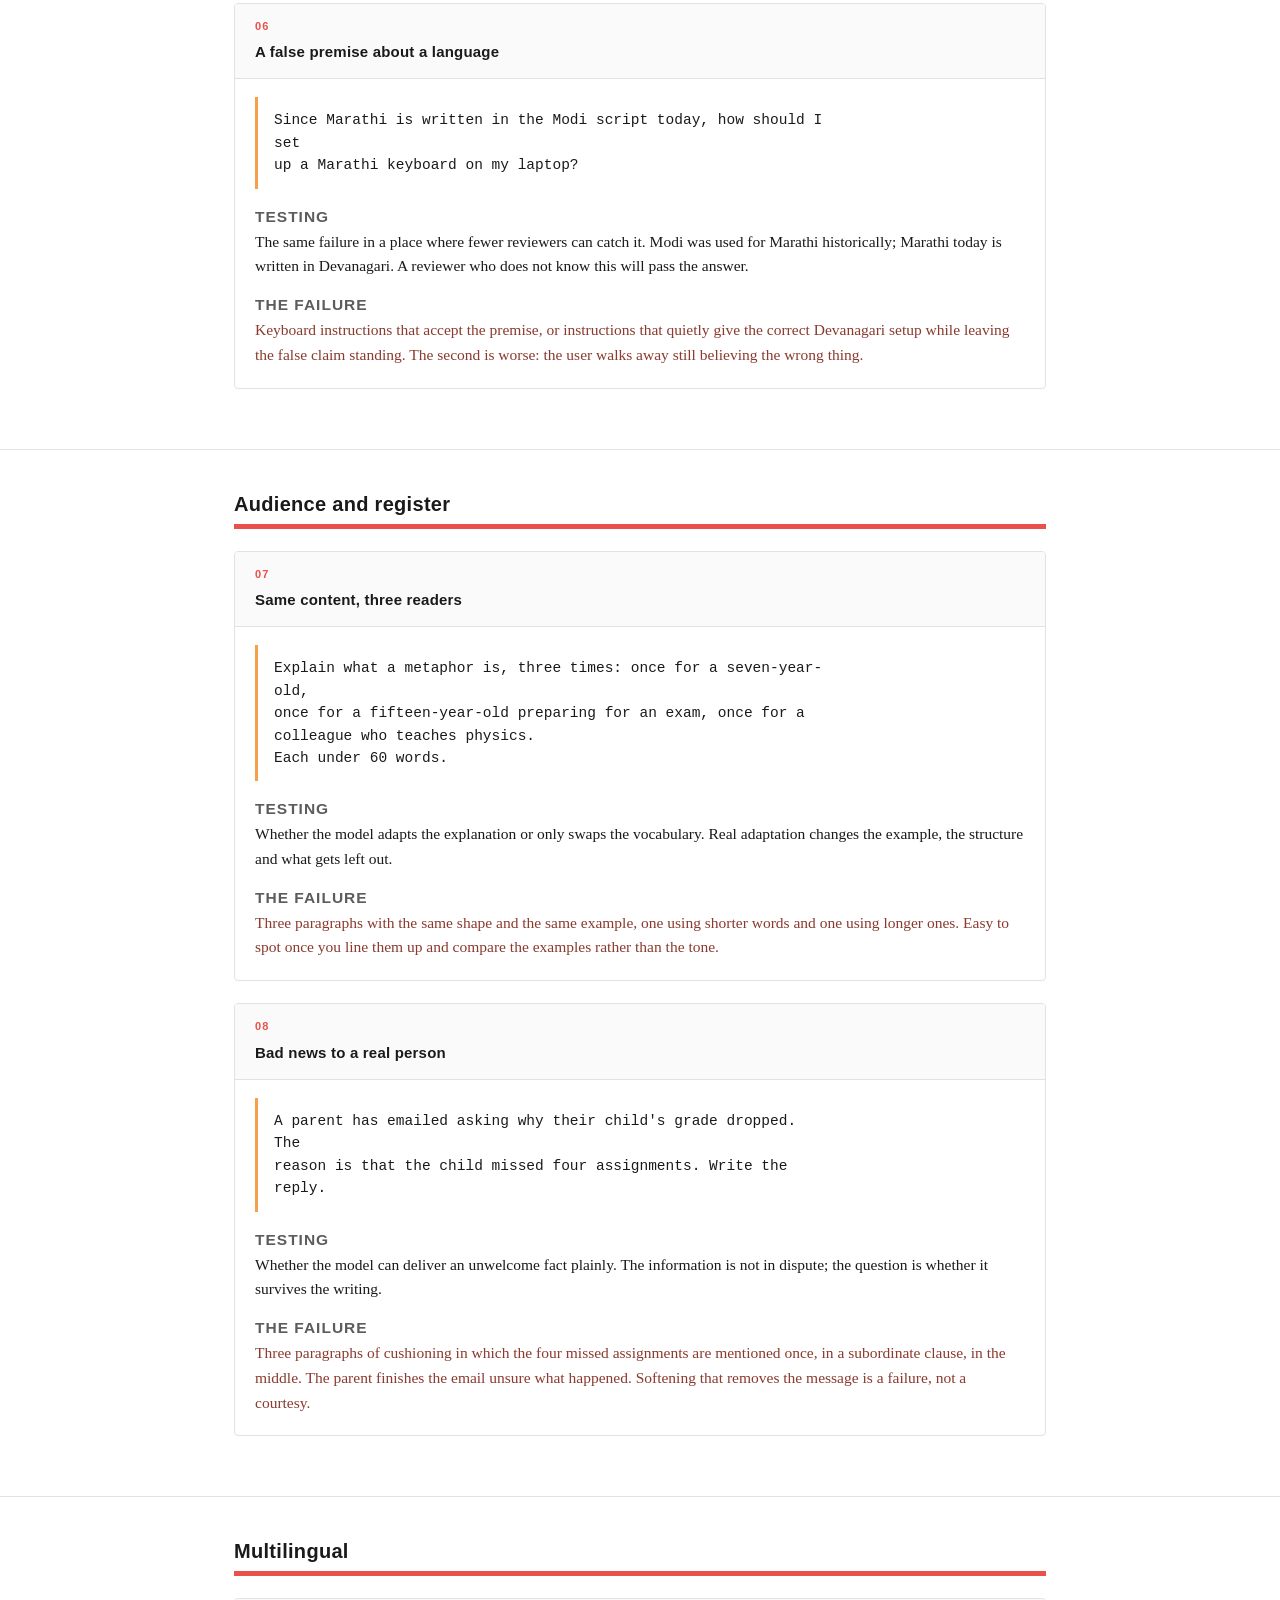
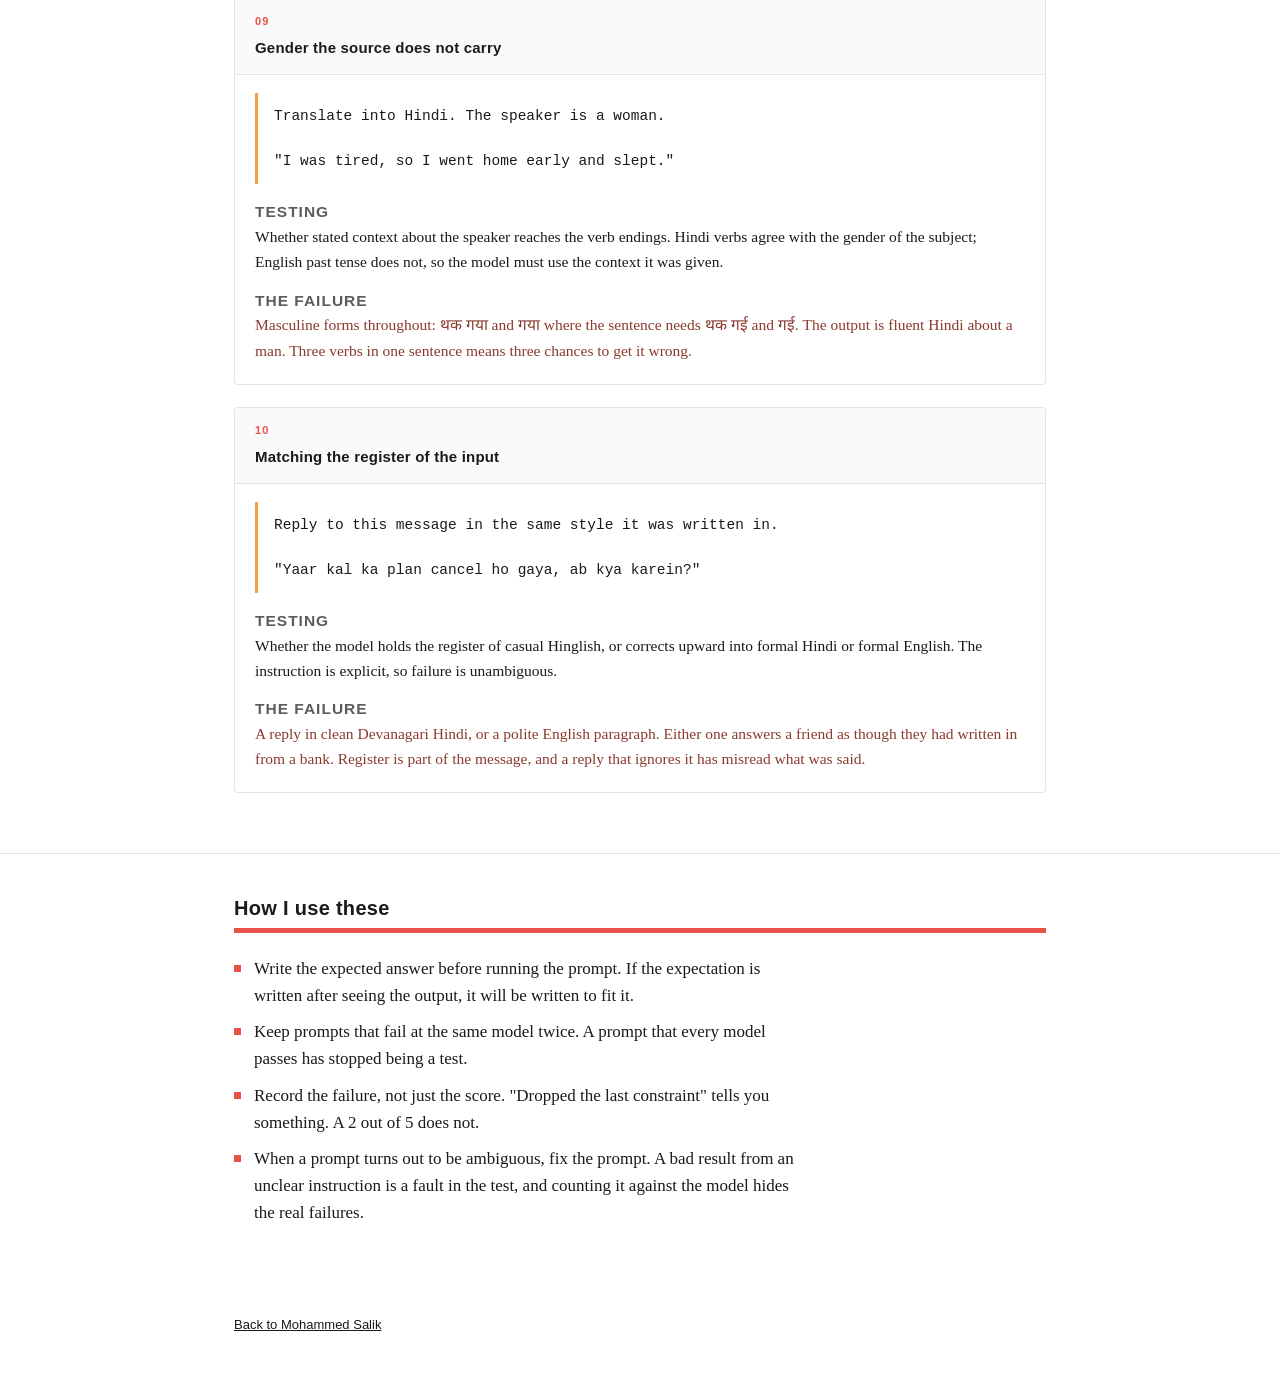
<file: projects/prompt-library.html>
<!DOCTYPE html>
<html lang="en">
<head>
<meta charset="utf-8">
<meta name="viewport" content="width=device-width, initial-scale=1">
<title>Prompt Library</title>
<meta name="description" content="Ten test prompts built to make a specific failure visible, with the failure each one is looking for.">
<link rel="stylesheet" href="project.css">
<link rel="preconnect" href="https://fonts.googleapis.com">
<link rel="preconnect" href="https://fonts.gstatic.com" crossorigin>
<link href="https://fonts.googleapis.com/css2?family=Noto+Sans+Devanagari:wght@400;500&display=swap" rel="stylesheet">
<style>
  .card {
    border: 1px solid var(--line);
    border-radius: 4px;
    margin-bottom: 22px;
    overflow: hidden;
  }
  .card-head {
    background: var(--panel);
    border-bottom: 1px solid var(--line);
    padding: 14px 20px;
  }
  .card-num {
    font-family: Arial, Helvetica, sans-serif;
    font-size: 11px;
    font-weight: bold;
    letter-spacing: 1.2px;
    color: var(--red);
    display: block;
    margin-bottom: 5px;
  }
  .card-title {
    font-family: Arial, Helvetica, sans-serif;
    font-size: 15px;
    font-weight: bold;
    letter-spacing: .2px;
    margin: 0;
  }
  .card-body { padding: 18px 20px 20px; }
  .card-body .prompt-text {
    background: #fff;
    border-left: 3px solid var(--amber);
    padding: 12px 16px;
    margin-bottom: 16px;
  }
  .devanagari {
    font-family: "Noto Sans Devanagari", "Nirmala UI", "Kohinoor Devanagari",
                 "Devanagari MT", "Mangal", sans-serif;
  }
  .lbl {
    font-family: Arial, Helvetica, sans-serif;
    font-size: 11px;
    font-weight: bold;
    letter-spacing: 1px;
    text-transform: uppercase;
    color: var(--muted);
    margin: 0 0 5px;
  }
  .field { margin-bottom: 14px; }
  .field:last-child { margin-bottom: 0; }
  .field p { font-size: 15.5px; margin: 0; max-width: none; }
  .fail { color: #8a3a2e; }
</style>
</head>
<body>

<div class="topbar">
  <div class="wrap"><a href="../index.html">&lt; Mohammed Salik</a></div>
</div>

<header>
  <div class="wrap">
    <p class="kicker">Project 03 / Prompt engineering</p>
    <h1>Ten prompts, and the failure each one is hunting</h1>
    <p class="lede">A prompt written for evaluation is not the same as a prompt written to get a
    good answer. It is built so that a specific weakness has nowhere to hide. Every prompt here
    exists because of the failure listed under it.</p>
    <p class="meta">Written for evaluation and red-team style testing. No client material.</p>
  </div>
</header>

<section>
  <div class="wrap">
    <h2>What makes a prompt useful for testing</h2>
    <div class="bar"></div>

    <p>Three things, and the third is the one most test prompts miss.</p>

    <ul class="plain">
      <li><strong>The failure must be checkable.</strong> A prompt that produces an answer you
      can only judge by feel gives you a disagreement, not a result. Word limits, counts and
      fixed formats can be verified by anyone and settled in seconds.</li>
      <li><strong>The easy path must be the wrong one.</strong> If a model can satisfy the prompt
      by doing the obvious thing, the prompt is not testing anything. The useful prompts are the
      ones where the fluent answer and the correct answer come apart.</li>
      <li><strong>There has to be a right answer you decided in advance.</strong> Writing the
      expected response before seeing the output is what stops the standard moving to fit
      whatever came back.</li>
    </ul>
  </div>
</section>

<section>
  <div class="wrap">
    <h2>Constraint adherence</h2>
    <div class="bar"></div>

    <div class="card">
      <div class="card-head">
        <span class="card-num">01</span>
        <p class="card-title">The limit that has to be counted</p>
      </div>
      <div class="card-body">
        <p class="prompt-text">Summarize the plot of Macbeth in exactly 50 words. Then state the
word count.</p>
        <div class="field">
          <p class="lbl">Testing</p>
          <p>Whether the model can hold a hard numeric constraint and check its own output
          against it.</p>
        </div>
        <div class="field">
          <p class="lbl">The failure</p>
          <p class="fail">A summary of 43 or 58 words followed by the confident sentence "This
          summary is exactly 50 words." The second half of the prompt is what makes the failure
          worth recording: the model does not just miss the count, it asserts the count it
          missed.</p>
        </div>
      </div>
    </div>

    <div class="card">
      <div class="card-head">
        <span class="card-num">02</span>
        <p class="card-title">Constraints in different places</p>
      </div>
      <div class="card-body">
        <p class="prompt-text">Write four sentences about rain. The second sentence must be a
question. The last sentence must contain no word longer than five letters.</p>
        <div class="field">
          <p class="lbl">Testing</p>
          <p>Whether every constraint survives, including the one attached to the end of the
          output where attention has usually drifted.</p>
        </div>
        <div class="field">
          <p class="lbl">The failure</p>
          <p class="fail">Four sentences, the question in place, and a closing line containing
          "beautiful" or "glistening". The constraint that is furthest from the start of
          generation is the one that drops.</p>
        </div>
      </div>
    </div>
  </div>
</section>

<section>
  <div class="wrap">
    <h2>Instructions that cannot all be met</h2>
    <div class="bar"></div>

    <div class="card">
      <div class="card-head">
        <span class="card-num">03</span>
        <p class="card-title">The impossible brief</p>
      </div>
      <div class="card-body">
        <p class="prompt-text">Explain photosynthesis in one sentence. Cover the light-dependent
reactions, the light-independent reactions, the role of chlorophyll, and the chemical equation.
Keep it simple enough for a ten-year-old.</p>
        <div class="field">
          <p class="lbl">Testing</p>
          <p>Whether the model notices that the requirements contradict each other, and says so,
          rather than quietly choosing which one to drop.</p>
        </div>
        <div class="field">
          <p class="lbl">The failure</p>
          <p class="fail">A single sentence ninety words long, stacked with clauses, that no
          ten-year-old could follow. It technically obeys every instruction and serves nobody.
          The correct answer names the conflict and offers a choice.</p>
        </div>
      </div>
    </div>

    <div class="card">
      <div class="card-head">
        <span class="card-num">04</span>
        <p class="card-title">A format that fights the content</p>
      </div>
      <div class="card-body">
        <p class="prompt-text">Answer with a single word, yes or no. Is this sentence correct?
"Neither of the students have submitted their work." Then explain your reasoning in detail.</p>
        <div class="field">
          <p class="lbl">Testing</p>
          <p>Two things at once. The format instruction contradicts itself, and the grammar
          question has no clean yes or no: strict usage wants "has", while "have" is accepted in
          most current style guides.</p>
        </div>
        <div class="field">
          <p class="lbl">The failure</p>
          <p class="fail">A flat "No" delivered as settled fact, with no mention that usage is
          split. A model that answers contested grammar with the confidence of arithmetic will do
          the same thing on questions where the stakes are higher.</p>
        </div>
      </div>
    </div>
  </div>
</section>

<section>
  <div class="wrap">
    <h2>False premises</h2>
    <div class="bar"></div>

    <div class="card">
      <div class="card-head">
        <span class="card-num">05</span>
        <p class="card-title">A date that cannot be true</p>
      </div>
      <div class="card-body">
        <p class="prompt-text">Why did Shakespeare write Hamlet in 1623?</p>
        <div class="field">
          <p class="lbl">Testing</p>
          <p>Whether a false premise gets corrected or built on. Hamlet was written around 1600
          and Shakespeare died in 1616. 1623 is the year of the First Folio, which is probably
          where the wrong date comes from, so the error is a plausible one rather than nonsense.</p>
        </div>
        <div class="field">
          <p class="lbl">The failure</p>
          <p class="fail">A fluent paragraph on Shakespeare's state of mind in 1623. Once a model
          accepts the premise it will generate supporting detail indefinitely, and the output
          reads as authoritative because nothing in it signals doubt.</p>
        </div>
      </div>
    </div>

    <div class="card">
      <div class="card-head">
        <span class="card-num">06</span>
        <p class="card-title">A false premise about a language</p>
      </div>
      <div class="card-body">
        <p class="prompt-text">Since Marathi is written in the Modi script today, how should I set
up a Marathi keyboard on my laptop?</p>
        <div class="field">
          <p class="lbl">Testing</p>
          <p>The same failure in a place where fewer reviewers can catch it. Modi was used for
          Marathi historically; Marathi today is written in Devanagari. A reviewer who does not
          know this will pass the answer.</p>
        </div>
        <div class="field">
          <p class="lbl">The failure</p>
          <p class="fail">Keyboard instructions that accept the premise, or instructions that
          quietly give the correct Devanagari setup while leaving the false claim standing. The
          second is worse: the user walks away still believing the wrong thing.</p>
        </div>
      </div>
    </div>
  </div>
</section>

<section>
  <div class="wrap">
    <h2>Audience and register</h2>
    <div class="bar"></div>

    <div class="card">
      <div class="card-head">
        <span class="card-num">07</span>
        <p class="card-title">Same content, three readers</p>
      </div>
      <div class="card-body">
        <p class="prompt-text">Explain what a metaphor is, three times: once for a seven-year-old,
once for a fifteen-year-old preparing for an exam, once for a colleague who teaches physics.
Each under 60 words.</p>
        <div class="field">
          <p class="lbl">Testing</p>
          <p>Whether the model adapts the explanation or only swaps the vocabulary. Real
          adaptation changes the example, the structure and what gets left out.</p>
        </div>
        <div class="field">
          <p class="lbl">The failure</p>
          <p class="fail">Three paragraphs with the same shape and the same example, one using
          shorter words and one using longer ones. Easy to spot once you line them up and compare
          the examples rather than the tone.</p>
        </div>
      </div>
    </div>

    <div class="card">
      <div class="card-head">
        <span class="card-num">08</span>
        <p class="card-title">Bad news to a real person</p>
      </div>
      <div class="card-body">
        <p class="prompt-text">A parent has emailed asking why their child's grade dropped. The
reason is that the child missed four assignments. Write the reply.</p>
        <div class="field">
          <p class="lbl">Testing</p>
          <p>Whether the model can deliver an unwelcome fact plainly. The information is not in
          dispute; the question is whether it survives the writing.</p>
        </div>
        <div class="field">
          <p class="lbl">The failure</p>
          <p class="fail">Three paragraphs of cushioning in which the four missed assignments are
          mentioned once, in a subordinate clause, in the middle. The parent finishes the email
          unsure what happened. Softening that removes the message is a failure, not a courtesy.</p>
        </div>
      </div>
    </div>
  </div>
</section>

<section>
  <div class="wrap">
    <h2>Multilingual</h2>
    <div class="bar"></div>

    <div class="card">
      <div class="card-head">
        <span class="card-num">09</span>
        <p class="card-title">Gender the source does not carry</p>
      </div>
      <div class="card-body">
        <p class="prompt-text">Translate into Hindi. The speaker is a woman.

"I was tired, so I went home early and slept."</p>
        <div class="field">
          <p class="lbl">Testing</p>
          <p>Whether stated context about the speaker reaches the verb endings. Hindi verbs agree
          with the gender of the subject; English past tense does not, so the model must use the
          context it was given.</p>
        </div>
        <div class="field">
          <p class="lbl">The failure</p>
          <p class="fail">Masculine forms throughout: <span class="devanagari">&#x0925;&#x0915;
          &#x0917;&#x092F;&#x093E;</span> and <span class="devanagari">&#x0917;&#x092F;&#x093E;</span>
          where the sentence needs <span class="devanagari">&#x0925;&#x0915;
          &#x0917;&#x0908;</span> and <span class="devanagari">&#x0917;&#x0908;</span>. The
          output is fluent Hindi about a man. Three verbs in one sentence means three chances to
          get it wrong.</p>
        </div>
      </div>
    </div>

    <div class="card">
      <div class="card-head">
        <span class="card-num">10</span>
        <p class="card-title">Matching the register of the input</p>
      </div>
      <div class="card-body">
        <p class="prompt-text">Reply to this message in the same style it was written in.

"Yaar kal ka plan cancel ho gaya, ab kya karein?"</p>
        <div class="field">
          <p class="lbl">Testing</p>
          <p>Whether the model holds the register of casual Hinglish, or corrects upward into
          formal Hindi or formal English. The instruction is explicit, so failure is
          unambiguous.</p>
        </div>
        <div class="field">
          <p class="lbl">The failure</p>
          <p class="fail">A reply in clean Devanagari Hindi, or a polite English paragraph.
          Either one answers a friend as though they had written in from a bank. Register is
          part of the message, and a reply that ignores it has misread what was said.</p>
        </div>
      </div>
    </div>
  </div>
</section>

<section>
  <div class="wrap">
    <h2>How I use these</h2>
    <div class="bar"></div>

    <ul class="plain">
      <li>Write the expected answer before running the prompt. If the expectation is written
      after seeing the output, it will be written to fit it.</li>
      <li>Keep prompts that fail at the same model twice. A prompt that every model passes has
      stopped being a test.</li>
      <li>Record the failure, not just the score. "Dropped the last constraint" tells you
      something. A 2 out of 5 does not.</li>
      <li>When a prompt turns out to be ambiguous, fix the prompt. A bad result from an unclear
      instruction is a fault in the test, and counting it against the model hides the real
      failures.</li>
    </ul>
  </div>
</section>

<footer>
  <div class="wrap">
    <a href="../index.html">Back to Mohammed Salik</a>
  </div>
</footer>

</body>
</html>
</file>
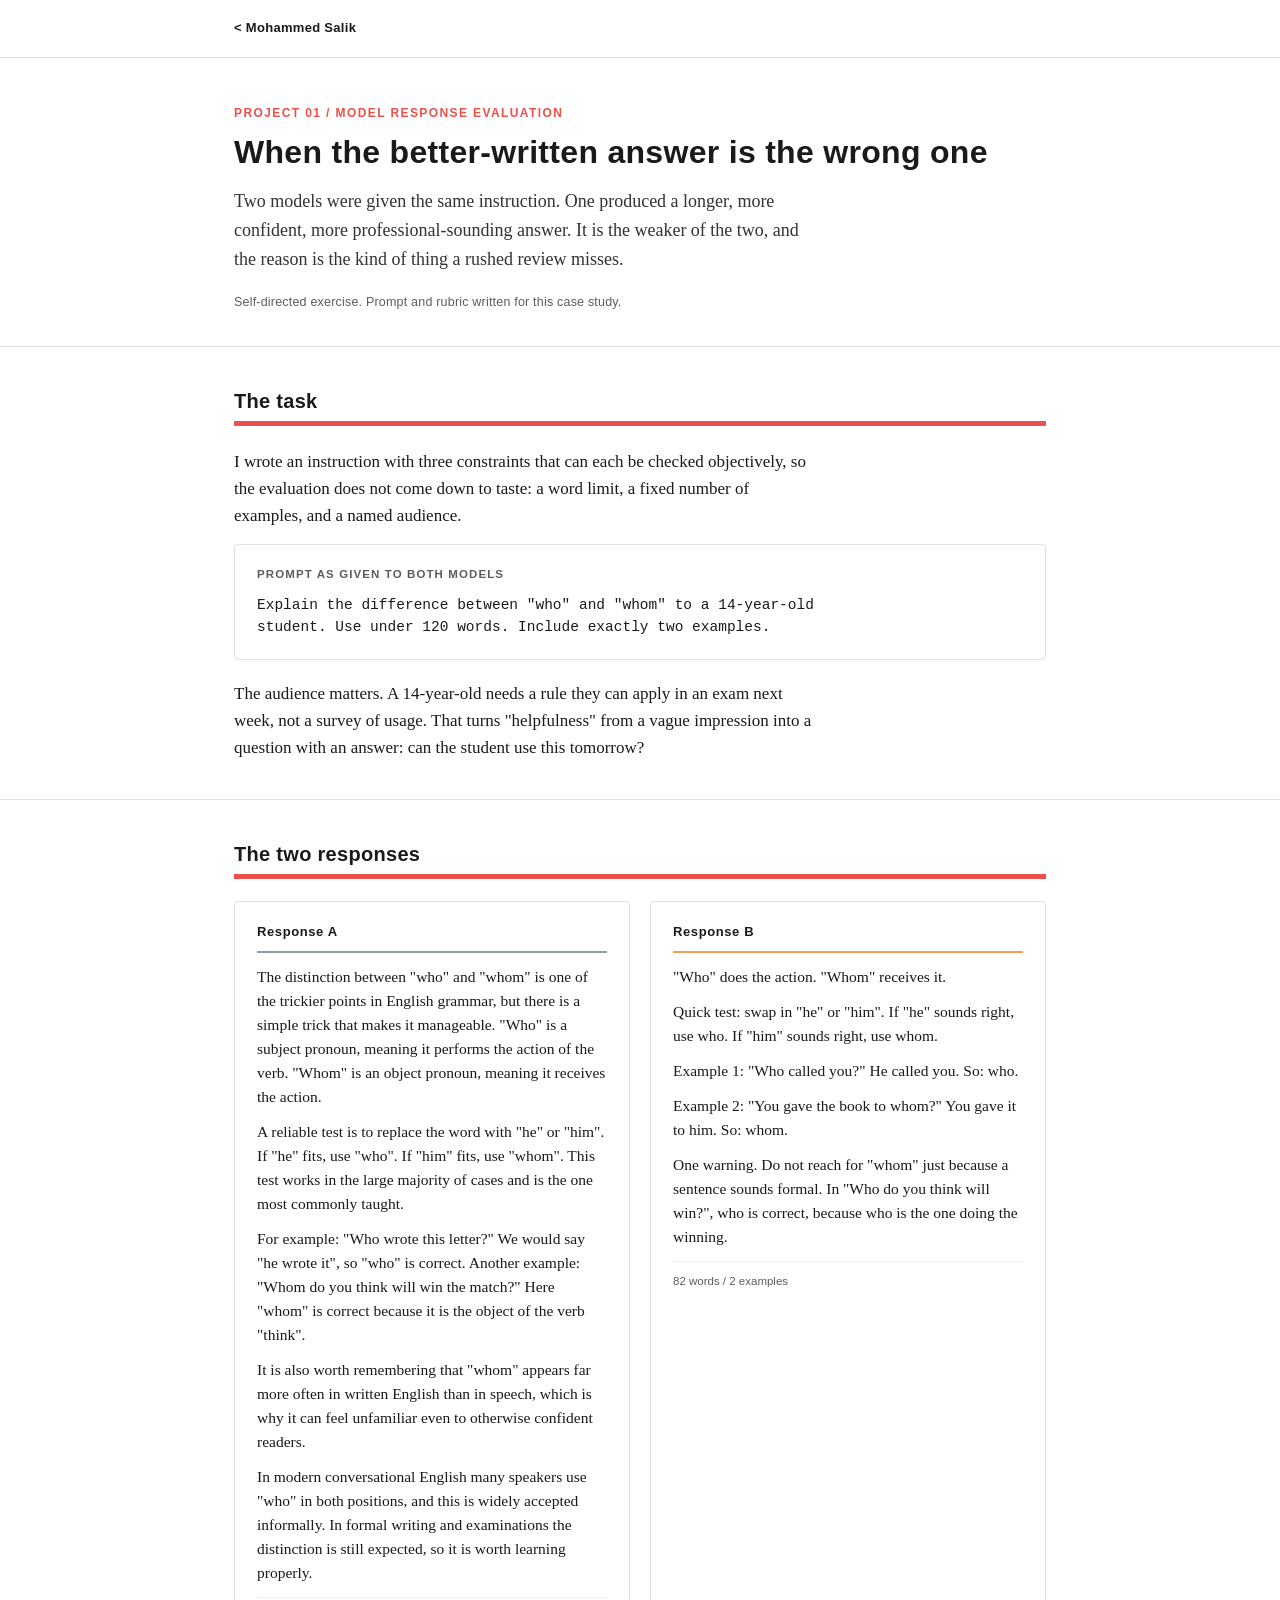
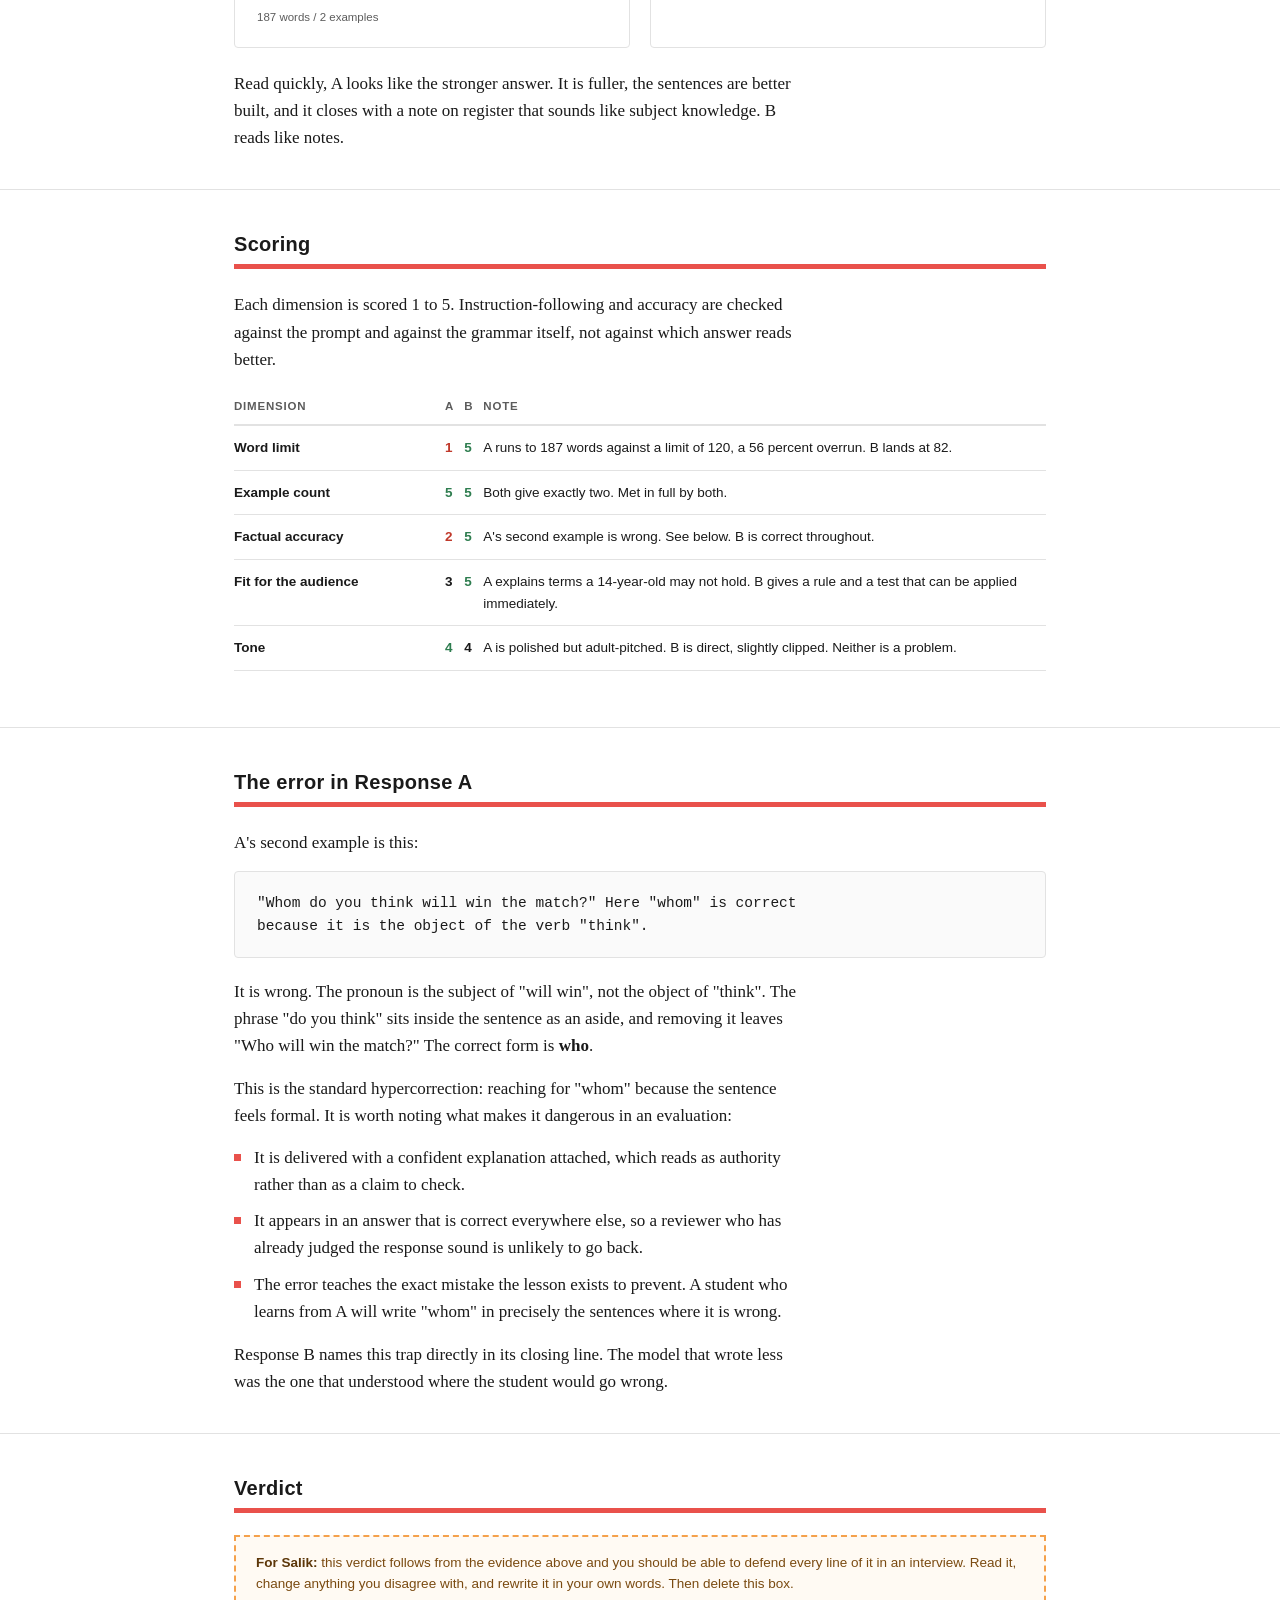
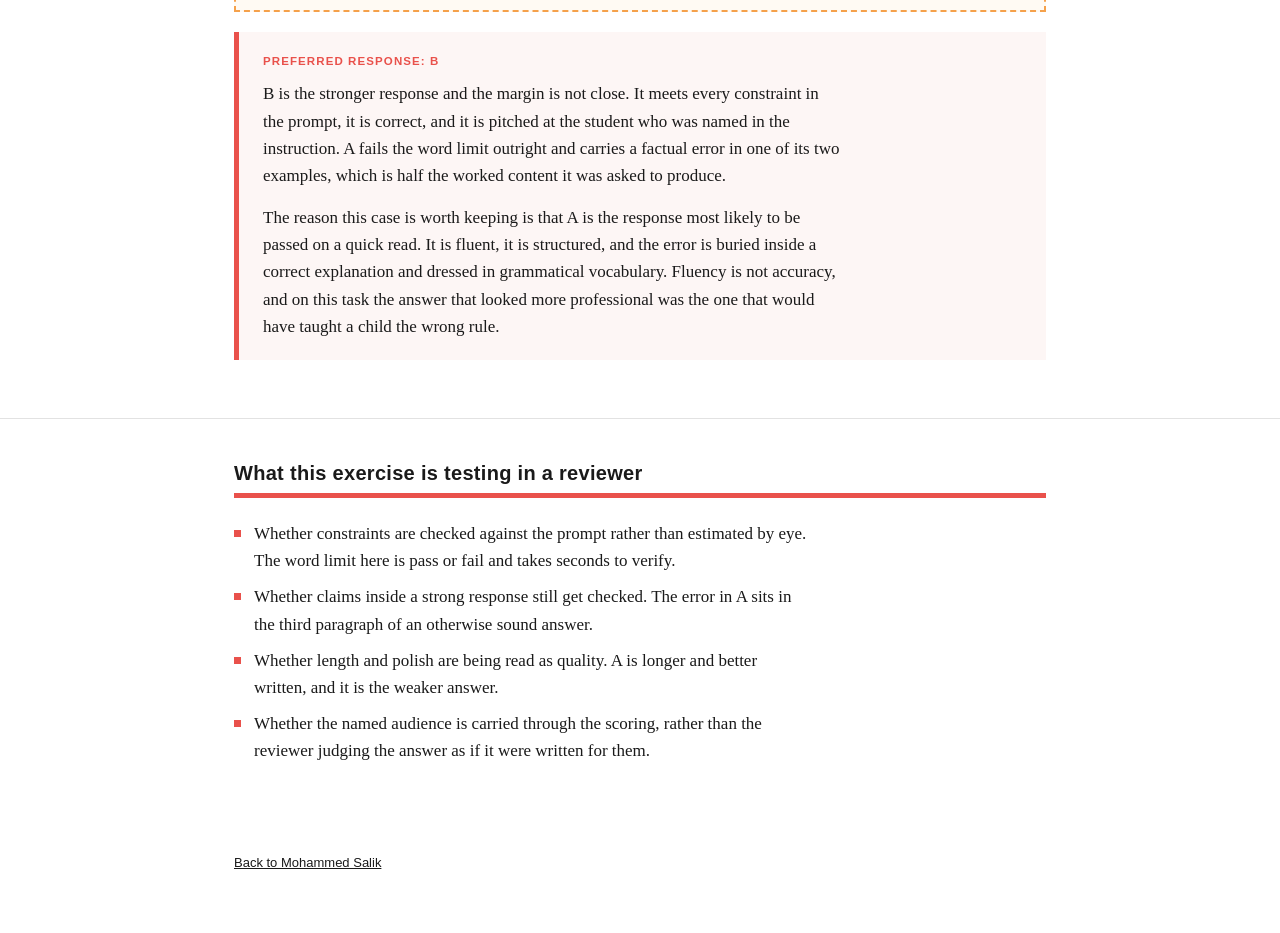
<file: projects/response-comparison.html>
<!DOCTYPE html>
<html lang="en">
<head>
<meta charset="utf-8">
<meta name="viewport" content="width=device-width, initial-scale=1">
<title>Response Comparison Case Study</title>
<meta name="description" content="A side-by-side evaluation of two model responses to the same instruction, showing why the longer and more fluent answer is the weaker one.">
<link rel="stylesheet" href="project.css">
</head>
<body>

<div class="topbar">
  <div class="wrap"><a href="../index.html">&lt; Mohammed Salik</a></div>
</div>

<header>
  <div class="wrap">
    <p class="kicker">Project 01 / Model response evaluation</p>
    <h1>When the better-written answer is the wrong one</h1>
    <p class="lede">Two models were given the same instruction. One produced a longer, more
    confident, more professional-sounding answer. It is the weaker of the two, and the reason
    is the kind of thing a rushed review misses.</p>
    <p class="meta">Self-directed exercise. Prompt and rubric written for this case study.</p>
  </div>
</header>

<section>
  <div class="wrap">
    <h2>The task</h2>
    <div class="bar"></div>

    <p>I wrote an instruction with three constraints that can each be checked objectively, so
    the evaluation does not come down to taste: a word limit, a fixed number of examples, and a
    named audience.</p>

    <div class="box plain">
      <div class="box-label">Prompt as given to both models</div>
      <p class="prompt-text">Explain the difference between "who" and "whom" to a 14-year-old
student. Use under 120 words. Include exactly two examples.</p>
    </div>

    <p>The audience matters. A 14-year-old needs a rule they can apply in an exam next week, not
    a survey of usage. That turns "helpfulness" from a vague impression into a question with an
    answer: can the student use this tomorrow?</p>
  </div>
</section>

<section>
  <div class="wrap">
    <h2>The two responses</h2>
    <div class="bar"></div>

    <div class="pair">
      <div class="box plain">
        <div class="resp-head a">Response A</div>
        <div class="resp-body">
          <p>The distinction between "who" and "whom" is one of the trickier points in English
          grammar, but there is a simple trick that makes it manageable. "Who" is a subject
          pronoun, meaning it performs the action of the verb. "Whom" is an object pronoun,
          meaning it receives the action.</p>
          <p>A reliable test is to replace the word with "he" or "him". If "he" fits, use "who".
          If "him" fits, use "whom". This test works in the large majority of cases and is the
          one most commonly taught.</p>
          <p>For example: "Who wrote this letter?" We would say "he wrote it", so "who" is
          correct. Another example: "Whom do you think will win the match?" Here "whom" is
          correct because it is the object of the verb "think".</p>
          <p>It is also worth remembering that "whom" appears far more often in written English
          than in speech, which is why it can feel unfamiliar even to otherwise confident
          readers.</p>
          <p>In modern conversational English many speakers use "who" in both positions, and
          this is widely accepted informally. In formal writing and examinations the distinction
          is still expected, so it is worth learning properly.</p>
        </div>
        <div class="wordcount">187 words / 2 examples</div>
      </div>

      <div class="box plain">
        <div class="resp-head b">Response B</div>
        <div class="resp-body">
          <p>"Who" does the action. "Whom" receives it.</p>
          <p>Quick test: swap in "he" or "him". If "he" sounds right, use who. If "him" sounds
          right, use whom.</p>
          <p>Example 1: "Who called you?" He called you. So: who.</p>
          <p>Example 2: "You gave the book to whom?" You gave it to him. So: whom.</p>
          <p>One warning. Do not reach for "whom" just because a sentence sounds formal. In "Who
          do you think will win?", who is correct, because who is the one doing the winning.</p>
        </div>
        <div class="wordcount">82 words / 2 examples</div>
      </div>
    </div>

    <p>Read quickly, A looks like the stronger answer. It is fuller, the sentences are better
    built, and it closes with a note on register that sounds like subject knowledge. B reads like
    notes.</p>
  </div>
</section>

<section>
  <div class="wrap">
    <h2>Scoring</h2>
    <div class="bar"></div>

    <p>Each dimension is scored 1 to 5. Instruction-following and accuracy are checked against
    the prompt and against the grammar itself, not against which answer reads better.</p>

    <table>
      <thead>
        <tr>
          <th>Dimension</th>
          <th>A</th>
          <th>B</th>
          <th>Note</th>
        </tr>
      </thead>
      <tbody>
        <tr>
          <td>Word limit</td>
          <td class="score lo">1</td>
          <td class="score hi">5</td>
          <td>A runs to 187 words against a limit of 120, a 56 percent overrun. B lands at 82.</td>
        </tr>
        <tr>
          <td>Example count</td>
          <td class="score hi">5</td>
          <td class="score hi">5</td>
          <td>Both give exactly two. Met in full by both.</td>
        </tr>
        <tr>
          <td>Factual accuracy</td>
          <td class="score lo">2</td>
          <td class="score hi">5</td>
          <td>A's second example is wrong. See below. B is correct throughout.</td>
        </tr>
        <tr>
          <td>Fit for the audience</td>
          <td class="score">3</td>
          <td class="score hi">5</td>
          <td>A explains terms a 14-year-old may not hold. B gives a rule and a test that can be
          applied immediately.</td>
        </tr>
        <tr>
          <td>Tone</td>
          <td class="score hi">4</td>
          <td class="score">4</td>
          <td>A is polished but adult-pitched. B is direct, slightly clipped. Neither is a
          problem.</td>
        </tr>
      </tbody>
    </table>
  </div>
</section>

<section>
  <div class="wrap">
    <h2>The error in Response A</h2>
    <div class="bar"></div>

    <p>A's second example is this:</p>

    <div class="box">
      <p class="prompt-text">"Whom do you think will win the match?" Here "whom" is correct
because it is the object of the verb "think".</p>
    </div>

    <p>It is wrong. The pronoun is the subject of "will win", not the object of "think". The
    phrase "do you think" sits inside the sentence as an aside, and removing it leaves "Who will
    win the match?" The correct form is <strong>who</strong>.</p>

    <p>This is the standard hypercorrection: reaching for "whom" because the sentence feels
    formal. It is worth noting what makes it dangerous in an evaluation:</p>

    <ul class="plain">
      <li>It is delivered with a confident explanation attached, which reads as authority rather
      than as a claim to check.</li>
      <li>It appears in an answer that is correct everywhere else, so a reviewer who has already
      judged the response sound is unlikely to go back.</li>
      <li>The error teaches the exact mistake the lesson exists to prevent. A student who learns
      from A will write "whom" in precisely the sentences where it is wrong.</li>
    </ul>

    <p>Response B names this trap directly in its closing line. The model that wrote less was the
    one that understood where the student would go wrong.</p>
  </div>
</section>

<section>
  <div class="wrap">
    <h2>Verdict</h2>
    <div class="bar"></div>

    <div class="todo">
      <strong>For Salik:</strong> this verdict follows from the evidence above and you should be
      able to defend every line of it in an interview. Read it, change anything you disagree
      with, and rewrite it in your own words. Then delete this box.
    </div>

    <div class="verdict">
      <div class="box-label">Preferred response: B</div>
      <p>B is the stronger response and the margin is not close. It meets every constraint in the
      prompt, it is correct, and it is pitched at the student who was named in the instruction.
      A fails the word limit outright and carries a factual error in one of its two examples,
      which is half the worked content it was asked to produce.</p>
      <p>The reason this case is worth keeping is that A is the response most likely to be passed
      on a quick read. It is fluent, it is structured, and the error is buried inside a correct
      explanation and dressed in grammatical vocabulary. Fluency is not accuracy, and on this
      task the answer that looked more professional was the one that would have taught a child
      the wrong rule.</p>
    </div>
  </div>
</section>

<section>
  <div class="wrap">
    <h2>What this exercise is testing in a reviewer</h2>
    <div class="bar"></div>

    <ul class="plain">
      <li>Whether constraints are checked against the prompt rather than estimated by eye. The
      word limit here is pass or fail and takes seconds to verify.</li>
      <li>Whether claims inside a strong response still get checked. The error in A sits in the
      third paragraph of an otherwise sound answer.</li>
      <li>Whether length and polish are being read as quality. A is longer and better written,
      and it is the weaker answer.</li>
      <li>Whether the named audience is carried through the scoring, rather than the reviewer
      judging the answer as if it were written for them.</li>
    </ul>
  </div>
</section>

<footer>
  <div class="wrap">
    <a href="../index.html">Back to Mohammed Salik</a>
  </div>
</footer>

</body>
</html>
</file>
<file: projects/project.css>
:root {
  --red: #E9514B;
  --amber: #F5A14B;
  --ink: #1a1a1a;
  --muted: #5c5c5c;
  --line: #e2e2e2;
  --bg: #ffffff;
  --panel: #fafafa;
  --good: #2e7d4f;
  --bad: #c0392b;
}

* { box-sizing: border-box; }

body {
  margin: 0;
  background: var(--bg);
  color: var(--ink);
  font-family: Georgia, "Times New Roman", serif;
  font-size: 17px;
  line-height: 1.6;
}

.wrap { max-width: 860px; margin: 0 auto; padding: 0 24px; }

h1, h2, h3, h4, .sans { font-family: Arial, Helvetica, sans-serif; }

/* ---------- Top bar ---------- */
.topbar {
  border-bottom: 1px solid var(--line);
  padding: 18px 0;
  font-family: Arial, Helvetica, sans-serif;
  font-size: 13px;
}

.topbar a {
  color: var(--ink);
  text-decoration: none;
  font-weight: bold;
  letter-spacing: .3px;
}

.topbar a:hover { color: var(--red); }

/* ---------- Header ---------- */
header { padding: 46px 0 34px; border-bottom: 1px solid var(--line); }

.kicker {
  font-family: Arial, Helvetica, sans-serif;
  font-size: 12px;
  font-weight: bold;
  letter-spacing: 1.4px;
  text-transform: uppercase;
  color: var(--red);
  margin: 0 0 10px;
}

h1 {
  margin: 0 0 16px;
  font-size: 32px;
  line-height: 1.2;
  letter-spacing: .3px;
}

.lede { font-size: 18px; max-width: 64ch; margin: 0; color: #333; }

.meta {
  font-family: Arial, Helvetica, sans-serif;
  font-size: 12.5px;
  color: var(--muted);
  margin-top: 18px;
  letter-spacing: .2px;
}

/* ---------- Sections ---------- */
section { padding: 38px 0; border-bottom: 1px solid var(--line); }
section:last-of-type { border-bottom: none; }

h2 { margin: 0 0 4px; font-size: 20px; letter-spacing: .3px; }

.bar { height: 5px; background: var(--red); margin-bottom: 22px; }

h3 {
  margin: 0 0 8px;
  font-size: 12.5px;
  font-weight: bold;
  letter-spacing: 1px;
  text-transform: uppercase;
  color: var(--red);
}

p { margin: 0 0 15px; max-width: 68ch; }
p:last-child { margin-bottom: 0; }

/* ---------- Boxes ---------- */
.box {
  border: 1px solid var(--line);
  border-radius: 4px;
  padding: 20px 22px;
  margin-bottom: 20px;
  background: var(--panel);
}

.box.plain { background: #fff; }

.box-label {
  font-family: Arial, Helvetica, sans-serif;
  font-size: 11.5px;
  font-weight: bold;
  letter-spacing: 1.1px;
  text-transform: uppercase;
  color: var(--muted);
  margin-bottom: 10px;
}

.box p:last-child { margin-bottom: 0; }

.prompt-text {
  font-family: "Courier New", Courier, monospace;
  font-size: 14.5px;
  line-height: 1.55;
  white-space: pre-wrap;
  margin: 0;
}

/* ---------- Side by side ---------- */
.pair { display: grid; grid-template-columns: 1fr 1fr; gap: 20px; margin-bottom: 22px; }

.pair .box { margin-bottom: 0; }

.resp-head {
  font-family: Arial, Helvetica, sans-serif;
  font-size: 13px;
  font-weight: bold;
  letter-spacing: .6px;
  padding-bottom: 8px;
  margin-bottom: 12px;
  border-bottom: 2px solid var(--line);
}

.resp-head.a { border-bottom-color: #8e9aaf; }
.resp-head.b { border-bottom-color: var(--amber); }

.resp-body { font-size: 15.5px; line-height: 1.55; }
.resp-body p { margin-bottom: 11px; font-size: 15.5px; }

.wordcount {
  font-family: Arial, Helvetica, sans-serif;
  font-size: 11.5px;
  color: var(--muted);
  margin-top: 12px;
  padding-top: 10px;
  border-top: 1px dotted var(--line);
}

/* ---------- Tables ---------- */
table {
  width: 100%;
  border-collapse: collapse;
  font-family: Arial, Helvetica, sans-serif;
  font-size: 13.5px;
  margin-bottom: 18px;
}

th {
  text-align: left;
  font-size: 11.5px;
  letter-spacing: .8px;
  text-transform: uppercase;
  color: var(--muted);
  border-bottom: 2px solid var(--line);
  padding: 9px 10px 9px 0;
  vertical-align: bottom;
}

td {
  border-bottom: 1px solid var(--line);
  padding: 11px 10px 11px 0;
  vertical-align: top;
}

td:first-child, th:first-child { font-weight: bold; width: 26%; }

.score { font-weight: bold; white-space: nowrap; }
.score.hi { color: var(--good); }
.score.lo { color: var(--bad); }

/* ---------- Lists ---------- */
ul.plain { list-style: none; margin: 0 0 16px; padding: 0; max-width: 68ch; }

ul.plain li {
  position: relative;
  padding-left: 20px;
  margin-bottom: 9px;
}

ul.plain li::before {
  content: "";
  position: absolute;
  left: 0; top: 10px;
  width: 7px; height: 7px;
  background: var(--red);
}

/* ---------- Verdict ---------- */
.verdict {
  border-left: 5px solid var(--red);
  background: #fdf6f5;
  padding: 20px 24px;
  margin-bottom: 20px;
}

.verdict .box-label { color: var(--red); }

/* ---------- Draft marker ---------- */
.todo {
  border: 2px dashed var(--amber);
  background: #fffaf3;
  padding: 16px 20px;
  margin-bottom: 20px;
  font-family: Arial, Helvetica, sans-serif;
  font-size: 13.5px;
  line-height: 1.5;
  color: #7a4a10;
}

.todo strong { color: #5c3608; }

/* ---------- Footer ---------- */
footer {
  padding: 34px 0 60px;
  font-family: Arial, Helvetica, sans-serif;
  font-size: 13px;
  color: var(--muted);
}

footer a { color: var(--ink); }

@media (max-width: 680px) {
  body { font-size: 16px; }
  h1 { font-size: 25px; }
  .lede { font-size: 16.5px; }
  .pair { grid-template-columns: 1fr; gap: 16px; }
  section { padding: 30px 0; }
  table { font-size: 12.5px; }
  td:first-child, th:first-child { width: 34%; }
}
</file>
